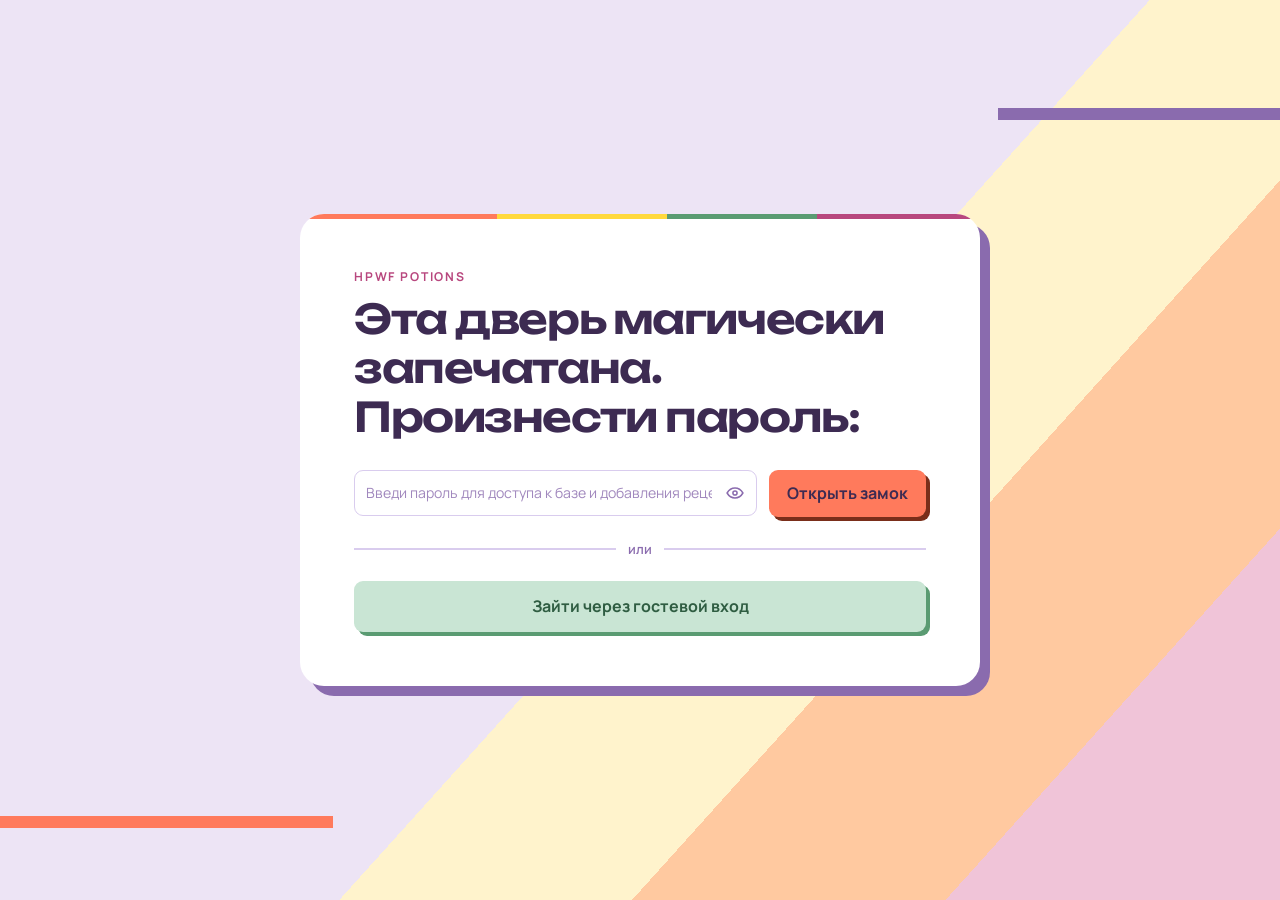
<file: index.html>
<!doctype html>
<html lang="ru">
<head>
  <meta charset="utf-8">
  <meta name="viewport" content="width=device-width, initial-scale=1">
  <meta name="description" content="Справочник и база зельеварения HPWF">
  <meta name="theme-color" content="#3D2B52">
  <title>HPWF Potions</title>
  <link rel="preconnect" href="https://fonts.googleapis.com">
  <link rel="preconnect" href="https://fonts.gstatic.com" crossorigin>
  <link href="https://fonts.googleapis.com/css2?family=Manrope:wght@400;500;600;700&amp;family=Unbounded:wght@500;600;700&amp;display=swap" rel="stylesheet">
  <link rel="stylesheet" href="style.css?v=20261127-no-filter-help1">
</head>
<body>
  <section id="accessScreen" class="portal-screen">
    <div class="portal-card panel">
      <p class="eyebrow">HPWF Potions</p>
      <h1>Эта дверь магически запечатана. Произнести пароль:</h1>
      <div class="portal-login-row">
        <div class="password-field">
          <input id="entryPassword" type="password" autocomplete="current-password" placeholder="Введи пароль для доступа к базе и добавления рецептов" aria-label="Пароль для доступа к базе и добавления рецептов">
          <button type="button" class="password-toggle" data-password-toggle="entryPassword" aria-label="Показать пароль" title="Показать пароль"><svg viewBox="0 0 24 24" aria-hidden="true"><path d="M2.5 12s3.5-6 9.5-6 9.5 6 9.5 6-3.5 6-9.5 6-9.5-6-9.5-6Z"></path><circle cx="12" cy="12" r="2.5"></circle></svg></button>
        </div>
        <button type="button" id="entryLoginButton" class="admin-primary-btn">Открыть замок</button>
      </div>
      <div id="entryLoginStatus" class="admin-status"></div>
      <div class="portal-divider"><span>или</span></div>
      <button type="button" id="guestLoginButton" class="admin-secondary-btn portal-guest-btn">Зайти через гостевой вход</button>
    </div>
  </section>

  <section id="homeScreen" class="portal-screen" hidden>
    <div class="home-card panel">
      <p class="eyebrow">HPWF Potions</p>
      <h1>Зельеварение</h1>
      <div class="access-note"><span id="homeAccessText"></span><button type="button" id="homeAuthAction" class="text-action"></button></div>
      <div class="home-links" aria-label="Разделы сайта">
        <button type="button" data-home-anchor="moonStatus">Узнать, когда полнолуние</button>
        <button type="button" data-home-tab="potions" data-auth-only>Рецепты</button>
        <button type="button" data-home-tab="test-brew" data-auth-only>Виртуальный котёл</button>
        <button type="button" data-home-tab="effect-planner">Хочу сварить зелье с нужным эффектом</button>
        <button type="button" data-home-tab="ingredients">Каталог ингредиентов</button>
        <button type="button" data-home-anchor="valueCalculator">Калькулятор ценности</button>
        <button type="button" data-home-tab="mechanics">Советы и секреты</button>
      </div>
    </div>
  </section>

  <div id="functionalScreen" hidden>
  <div class="functional-access-bar wrap">
    <span id="functionalAccessText"></span>
    <div><button type="button" id="functionalHomeButton" class="text-action">На главную</button><button type="button" id="functionalAuthAction" class="text-action"></button></div>
  </div>
  <header class="site-header">
    <div class="wrap header-inner">
      <div>
        <p class="eyebrow">HPWF tools</p>
        <h1>Зельеварение</h1>
        <p class="subtitle">Основы зельеварения, инструменты и компиляции от <a href="https://harrypotter.com.ua/index.php?showuser=207973" target="_blank" rel="noopener noreferrer">Alcyone</a></p>
      </div>
      <button type="button" class="status-badge home-banner-button" id="dataStatus">На главную</button>
    </div>
  </header>
  <nav class="wrap tabs" aria-label="Разделы">
    <button type="button" class="tab home-tab" id="stickyHomeButton">Главная</button>
    <button class="tab" data-tab="potions" data-auth-only>Рецепты</button>
    <button class="tab" data-tab="test-brew" data-auth-only>Виртуальный котёл</button>
    <button class="tab" data-tab="effect-planner">Хочу сварить</button>
    <button class="tab active" data-tab="ingredients">Каталог ингредиентов</button>
    <button type="button" class="tab" data-home-anchor="valueCalculator">Калькулятор ценности</button>
    <button class="tab" data-tab="mechanics">Советы и секреты</button>
    <button class="tab" id="wantedNavButton" data-tab="wanted" data-auth-only hidden>Wanted</button>
  </nav>
  <main class="wrap">
    <section id="ingredients" class="tab-panel active">
      <div class="panel controls catalog-combined">
        <div class="section-heading">
          <div><p class="eyebrow">Справочник</p><h2>Каталог ингредиентов и действий</h2></div>
          <span id="ingredientCount" class="count-pill">0</span>
        </div>
        <div class="filter-grid catalog-filter-grid">
          <div class="field"><span>Уровень</span><details class="check-select" data-filter-group="ingredient-level"><summary data-filter-summary>все</summary><div class="check-select-menu">
            <label><input class="ingredient-filter" type="checkbox" name="ingredient-level" value="" data-filter-all checked> все</label>
            <label><input class="ingredient-filter" type="checkbox" name="ingredient-level" value="1"> 1 уровень</label>
            <label><input class="ingredient-filter" type="checkbox" name="ingredient-level" value="2"> 2 уровень</label>
            <label><input class="ingredient-filter" type="checkbox" name="ingredient-level" value="3"> 3 уровень</label>
          </div></details></div>
          <div class="field"><span>Категория</span><details class="check-select" data-filter-group="ingredient-rarity"><summary data-filter-summary>все</summary><div class="check-select-menu">
            <label><input class="ingredient-filter" type="checkbox" name="ingredient-rarity" value="" data-filter-all checked> все</label>
            <label><input class="ingredient-filter" type="checkbox" name="ingredient-rarity" value="common"> обычные</label>
            <label><input class="ingredient-filter" type="checkbox" name="ingredient-rarity" value="seasonal"> сезонные редкие</label>
            <label><input class="ingredient-filter" type="checkbox" name="ingredient-rarity" value="very_rare"> особо редкие</label>
          </div></details></div>
          <div class="field"><span>Сезон</span><details class="check-select is-disabled" data-filter-group="ingredient-season" aria-disabled="true"><summary data-filter-summary>все</summary><div class="check-select-menu">
            <label><input class="ingredient-filter" type="checkbox" name="ingredient-season" value="" data-filter-all checked disabled> все</label>
            <label><input class="ingredient-filter" type="checkbox" name="ingredient-season" value="winter" disabled> зима</label>
            <label><input class="ingredient-filter" type="checkbox" name="ingredient-season" value="spring" disabled> весна</label>
            <label><input class="ingredient-filter" type="checkbox" name="ingredient-season" value="summer" disabled> лето</label>
            <label><input class="ingredient-filter" type="checkbox" name="ingredient-season" value="autumn" disabled> осень</label>
          </div></details></div>
        </div>
        <div id="ingredientCards" class="table-wrap catalog-table-wrap"></div>
      </div>
      <div class="catalog-actions">
        <div class="action-reference-grid">
          <div id="actionCards" class="table-wrap catalog-table-wrap"></div>
          <aside class="action-tips" aria-label="Полезные советы">
            <ul>
              <li>Даже с&nbsp;одинаковыми ингредиентами могут получиться разные рецепты, если изменить их порядок или добавить разные действия.</li>
              <li>Действия второго и&nbsp;третьего уровней изменяют бросок длительности: эффект распределяется на&nbsp;более долгий срок и&nbsp;становится слабее.</li>
              <li>В&nbsp;котёл помещается не&nbsp;больше 11 ингредиентов. Свет полной луны можно добавить сверх этого количества.</li>
            </ul>
          </aside>
        </div>
        <div class="moon-footnote-block">
          <span class="moon-footnote-marker" aria-hidden="true">*</span>
          <ul class="moon-footnotes">
            <li>Свет полной луны добавляет случайный бонус 0–450 к ценности зелья.</li>
            <li>Он работает как дополнительный ингредиент, а не как действие.</li>
            <li>Он доступен только в <button type="button" id="moonInfoToggle" class="inline-link discoverable-link" aria-expanded="false" aria-controls="moonStatus">реальное полнолуние</button>.</li>
            <li>Хотя Свет полной луны относится ко второму уровню, он доступен и на первом — в составе зелья маны «Слеза дриады».</li>
          </ul>
        </div>
        <div id="moonStatus" class="moon-status" hidden aria-live="polite"></div>
      </div>
      <div class="power-table panel catalog-reference-table" id="valueCalculator">
        <div class="calculator-head">
          <div class="calculator-title">
            <h2>Расчёт примерной ценности зелья</h2>
            <p class="calculator-disclaimer">Калькулятор не применим к зельям старого образца.</p>
          </div>
          <span id="calculatorCount" class="count-pill">0 из 11</span>
        </div>
        <div class="value-calculator">
          <div id="calculatorIngredients" class="calculator-grid"></div>
          <label class="calculator-moon"><input id="calculatorMoon" type="checkbox"> Добавить Свет полной луны</label>
          <div class="calculator-summary">
            <div id="calculatorResult" class="calculator-result" aria-live="polite"></div>
            <p id="calculatorDetectedLevel" class="calculator-detected-level">Уровень зелья определится по ингредиентам</p>
          </div>
          <div class="calculator-forecast">
            <div class="calculator-forecast-controls">
              <div class="calculator-forecast-copy">
                <h3>Какие могут получиться статы? Выбери длительность и узнай!</h3>
              </div>
              <label class="field calculator-duration-field">
                <span>Длительность зелья</span>
                <select id="calculatorDuration" disabled>
                  <option value="">сначала добавь ингредиенты</option>
                </select>
              </label>
            </div>
            <div id="calculatorEffects" class="calculator-effects" hidden aria-live="polite"></div>
          </div>
        </div>
      </div>
    </section>
    <section id="mechanics" class="tab-panel">
      <div id="mechanicsContent" class="mechanics-grid"></div>
    </section>
    <section id="test-brew" class="tab-panel">
      <div class="section-heading test-brew-heading">
        <div><p class="eyebrow">Закрытый инструмент</p><h2>Тестовая варка зелья</h2></div>
        <span id="testBrewIngredientCount" class="count-pill">0 из 11</span>
      </div>
      <div class="test-brew-layout">
        <div class="panel test-brew-palette">
          <div id="testBrewChoices">
            <div id="testBrewIngredientRows" class="test-brew-ingredient-rows"></div>
            <div class="test-brew-action-section">
              <h3>Действия и полнолуние</h3>
              <div id="testBrewActionRow" class="test-brew-choice-row"></div>
            </div>
          </div>
          <div id="testBrewFull" class="test-brew-full" hidden>Котёл переполнен, заверши приготовление зелья.</div>
          <div id="testBrewResult" class="test-brew-result" aria-live="polite"></div>
        </div>
        <aside class="panel test-brew-cauldron">
          <div class="test-brew-cauldron-head">
            <h3>Рецепт в котле</h3>
            <button type="button" id="testBrewClear" class="admin-secondary-btn" disabled>Очистить котёл</button>
          </div>
          <ol id="testBrewSequence" class="test-brew-sequence"></ol>
          <button type="button" id="testBrewFinish" class="admin-primary-btn test-brew-finish" disabled>Завершить и посмотреть результат</button>
        </aside>
      </div>
    </section>
    <section id="effect-planner" class="tab-panel">
      <div class="section-heading"><div><p class="eyebrow">Подбор ингредиентов</p><h2>Хочу сварить зелье с нужным эффектом</h2></div></div>
      <form id="plannerForm" class="panel planner-form">
        <div class="planner-fields">
          <label class="field"><span>Уровень зелья</span><select id="plannerLevel"><option value="1">1 уровень</option><option value="2">2 уровень</option><option value="3" selected>3 уровень</option></select></label>
          <label class="field"><span>Длительность</span><select id="plannerDuration" required></select></label>
          <label class="field"><span>Вид эффекта</span><select id="plannerType"><option value="concentration">концентрация</option><option value="efficiency">эффективность, %</option><option value="resistance">устойчивость</option></select></label>
          <label class="field"><span>Значение эффекта</span><input id="plannerValue" type="number" min="1" max="1000000" step="1" inputmode="numeric" required placeholder="Например, 200"></label>
        </div>
        <button type="submit" id="plannerSubmit" class="admin-primary-btn">Подобрать составы</button>
        <p id="plannerError" role="status" aria-live="polite"></p>
      </form>
      <div id="plannerFound" hidden><h3>Найдено в базе</h3><div id="plannerFoundCards" class="planner-found-cards"></div></div>
      <div id="plannerOutput" hidden>
        <p id="plannerTarget" class="callout"></p>
        <div class="planner-results-head"><h3>Сочетания типов ингредиентов <span id="plannerCount" class="count-pill"></span></h3><label class="field"><span>Показывать сначала</span><select id="plannerSort"><option value="rare">наименее редкие ингредиенты</option><option value="close">ближе к нужному диапазону</option></select></label></div>
        <fieldset class="planner-filters"><legend>Можно использовать</legend><label><input id="plannerSeasonal" type="checkbox" checked> Сезонные</label><label><input id="plannerRare" type="checkbox" checked> Особо редкие</label></fieldset>
        <div id="plannerCompositions" class="planner-compositions"></div>
        <button id="plannerMore" type="button" class="admin-secondary-btn" hidden>Показать ещё</button>
      </div>
    </section>
    <section id="potions" class="tab-panel">
      <div class="section-heading">
        <div><p class="eyebrow">База</p><h2>Зелья и рецепты</h2></div>
        <span id="recipeCount" class="count-pill" hidden>0</span>
      </div>
      <div id="databaseGate" class="panel editor-gate">
        <h3>Этот раздел магически запечатан. Произнести пароль:</h3>
        <div class="admin-add-row">
          <div class="password-field">
            <input id="databasePassword" type="password" autocomplete="current-password" placeholder="Введи пароль для доступа к базе и добавления рецептов" aria-label="Пароль для доступа к базе и добавления рецептов">
            <button type="button" class="password-toggle" data-password-toggle="databasePassword" aria-label="Показать пароль" title="Показать пароль"><svg viewBox="0 0 24 24" aria-hidden="true"><path d="M2.5 12s3.5-6 9.5-6 9.5 6 9.5 6-3.5 6-9.5 6-9.5-6-9.5-6Z"></path><circle cx="12" cy="12" r="2.5"></circle></svg></button>
          </div>
          <button type="button" id="databaseLoginButton" class="admin-primary-btn">Войти</button>
        </div>
        <div id="databaseLoginStatus" class="admin-status"></div>
      </div>
      <div id="databaseContent" hidden>
        <div class="database-session-row">
          <span class="meta">Доступ к базе открыт</span>
          <button type="button" id="databaseLogoutButton" class="admin-secondary-btn">Выйти</button>
        </div>
        <div class="panel recipe-controls">
          <label class="field"><span>Поиск по базе</span><input id="recipeSearch" type="search" placeholder="Тут можно ввести номер или название зелья полностью или частично"></label>
          <div class="recipe-view-tabs" aria-label="Разделы базы">
            <button class="recipe-view-btn active" data-recipe-view="special">Именные и особые</button>
            <button class="recipe-view-btn" data-recipe-view="level1">1 уровень</button>
            <button class="recipe-view-btn" data-recipe-view="level2">2 уровень</button>
            <button class="recipe-view-btn" data-recipe-view="level3">3 уровень</button>
          </div>
          <div id="recipeAdvancedFilters" class="recipe-filter-panel" hidden>
            <div class="recipe-filter-row">
              <fieldset class="recipe-filter-group recipe-era-filter">
                <legend>Механика</legend>
                <div class="recipe-segmented">
                  <label><input type="radio" name="recipe-era" value="all" checked><span>Все</span></label>
                  <label><input type="radio" name="recipe-era" value="new"><span>Нового образца</span></label>
                  <label><input type="radio" name="recipe-era" value="old"><span>Старого образца</span></label>
                </div>
              </fieldset>
              <fieldset class="recipe-filter-group recipe-rarity-filter">
                <legend>Ингредиенты в составе</legend>
                <div class="recipe-rarity-options">
                  <label><input type="checkbox" name="recipe-rarity" value="common" checked> Обычные</label>
                  <label><input type="checkbox" name="recipe-rarity" value="seasonal" checked> Сезонные редкие</label>
                  <label><input type="checkbox" name="recipe-rarity" value="very_rare" checked> Особо редкие</label>
                </div>
              </fieldset>
              <div class="field recipe-moon-filter">
                <span>Полнолуние</span>
                <details class="check-select recipe-moon-select">
                  <summary data-recipe-moon-summary>все варианты</summary>
                  <div class="check-select-menu">
                    <label><input type="checkbox" name="recipe-moon" value="without" checked> без луны</label>
                    <label><input type="checkbox" name="recipe-moon" value="with" checked> с луной</label>
                  </div>
                </details>
              </div>
            </div>
            <div id="newPotionFilters" class="recipe-new-filter-row" hidden>
              <label class="field"><span>Длительность</span><select id="recipeDurationFilter"><option value="">все длительности</option></select></label>
              <label class="field"><span>Эффект</span><select id="recipeEffectFilter"><option value="">все эффекты</option></select></label>
              <div id="recipeEffectRange" class="recipe-range-filter" hidden>
                <div class="recipe-range-head"><span>Значение эффекта</span><output id="recipeRangeOutput"></output></div>
                <div id="recipeDualRange" class="recipe-dual-range">
                  <div class="recipe-range-track" aria-hidden="true"></div>
                  <input id="recipeRangeMin" type="range" aria-label="Минимальное значение эффекта">
                  <input id="recipeRangeMax" type="range" aria-label="Максимальное значение эффекта">
                </div>
                <div class="recipe-range-limits"><span id="recipeRangeFloor"></span><span id="recipeRangeCeiling"></span></div>
              </div>
            </div>
          </div>
        </div>
        <div id="recipeBrowser" class="recipe-browser"></div>
        <div class="database-add-recipe-link">
          <button type="button" id="openAddRecipe" class="inline-link discoverable-link">Добавить зелье в базу</button>
        </div>
      </div>
    </section>
    <section id="add-recipe" class="tab-panel">
      <div class="section-heading">
        <div><h2>Добавить рецепт</h2></div>
      </div>

      <div id="editorGate" class="panel editor-gate">
        <h3>Ой! Сюда дверь тоже закрыта</h3>
        <div class="admin-add-row">
          <div class="password-field">
            <input id="editorPassword" type="password" autocomplete="current-password" placeholder="Ввести пароль" aria-label="Пароль редактора для добавления зелий">
            <button type="button" class="password-toggle" data-password-toggle="editorPassword" aria-label="Показать пароль" title="Показать пароль"><svg viewBox="0 0 24 24" aria-hidden="true"><path d="M2.5 12s3.5-6 9.5-6 9.5 6 9.5 6-3.5 6-9.5 6-9.5-6-9.5-6Z"></path><circle cx="12" cy="12" r="2.5"></circle></svg></button>
          </div>
          <button type="button" id="editorLoginButton" class="admin-primary-btn">Войти</button>
        </div>
        <div id="editorLoginStatus" class="admin-status"></div>
        <p class="editor-forum-fallback">Если ты не знаешь пароль, <a href="https://harrypotter.com.ua/index.php?showtopic=49167" target="_blank" rel="noopener noreferrer">добавь зелье в тему на форуме</a> — после проверки я или другой куратор по Зельям занесём его в базу^^</p>
      </div>
      <form id="adminRecipeForm" class="admin-form" hidden>
        <div class="panel admin-block">
          <div class="admin-block-head">
            <div><p class="eyebrow">Шаг 1</p><h3>Данные зелья</h3></div>
            <button type="button" id="adminClearForm" class="admin-secondary-btn">Очистить форму</button>
          </div>
          <p class="meta">Укажи номер или название. Если зелье уже есть в базе, подтверди совпадение: форма подставит известные свойства, а пустые поля можно будет заполнить.</p>
          <div class="admin-grid">
            <label class="field"><span>Раздел</span><select id="adminCategory">
              <option value="standard_new">нового образца</option>
              <option value="standard_old">старого образца</option>
              <option value="special">именное или особое</option>
            </select></label>
            <label class="field"><span>Уровень</span><select id="adminLevel"><option value="">не указан</option><option value="1">1 уровень</option><option value="2">2 уровень</option><option value="3">3 уровень</option></select></label>
            <label id="adminNumberField" class="field"><span>Номер</span><input id="adminNumber" type="number" min="0" step="1" placeholder="Например: 108"></label>
            <label id="adminNameField" class="field" hidden><span>Название</span><input id="adminName" type="text" placeholder="Название зелья"></label>
            <label class="field"><span>Длительность</span><select id="adminDuration">
              <option value="">не указана</option><option value="5m">5 минут</option><option value="1h">1 час</option><option value="5h">5 часов</option><option value="1w">1 неделя</option><option value="1mo">1 месяц</option><option value="2mo">2 месяца</option>
            </select></label>
            <label class="field"><span>Наблюдаемая ценность</span><input id="adminObservedValue" type="number" min="0" step="1" placeholder="Можно оставить пустым"></label>
          </div>
          <div id="adminPotionSuggestions" class="admin-suggestions"></div>
          <div class="admin-effects">
            <p class="admin-mini-title">Эффекты</p>
            <label id="adminUniqueEffectToggleWrap" class="admin-effect-toggle" hidden>
              <input id="adminUniqueEffectToggle" type="checkbox">
              <span>Уникальный эффект</span>
            </label>
            <div id="adminStandardEffects" class="admin-grid">
              <label class="field"><span>Концентрация</span><input id="adminConcentration" type="number" step="1" placeholder="+"></label>
              <label class="field"><span>Устойчивость</span><input id="adminResistance" type="number" step="1" placeholder="+"></label>
              <label class="field"><span>Эффективность, %</span><input id="adminEfficiency" type="number" step="1" placeholder="+"></label>
            </div>
            <div id="adminUniqueEffectFields" class="admin-unique-effect-fields" hidden>
              <label class="field admin-unique-effect">
                <span>Описание уникального эффекта</span>
                <textarea id="adminUniqueEffect" rows="4" placeholder="Например:&#10;+10% к опыту&#10;+20% регенерации маны&#10;+30% поглощение мощности негативных заклинаний"></textarea>
              </label>
              <label class="field admin-unique-toxicity">
                <span>Токсикация</span>
                <input id="adminUniqueToxicity" type="number" min="0" step="1" placeholder="Можно оставить пустой">
              </label>
            </div>
          </div>
          <div class="admin-grid">
            <label class="field field-wide"><span>Описание или примечание</span><input id="adminDescription" type="text" placeholder="Необязательно"></label>
            <label class="field"><span>Автор</span><input id="adminAuthor" type="text" placeholder="Необязательно"></label>
          </div>
          <div id="adminPotionMatch" class="admin-selected-potion"></div>
        </div>

        <div class="panel admin-block">
          <div class="admin-block-head">
            <div><p class="eyebrow">Шаг 2</p><h3>Собрать рецепт</h3></div>
            <span id="adminIngredientCount" class="count-pill">0 / 11</span>
          </div>
          <div id="adminPalette" class="admin-builder admin-palette">
            <div id="adminIngredientRows"></div>
            <section class="test-brew-action-section">
              <h3>Действия и Свет полной луны</h3>
              <div id="adminActionRow" class="test-brew-choice-row"></div>
            </section>
          </div>
          <div id="adminSequence" class="admin-sequence empty"></div>
          <div id="adminValidation" class="admin-validation"></div>
        </div>

        <div class="panel admin-block">
          <div class="admin-block-head">
            <div><p class="eyebrow">Шаг 3</p><h3>Записать в базу</h3></div>
          </div>
          <div class="admin-submit-row">
            <button type="submit" id="adminSubmit" class="admin-primary-btn">Добавить в базу</button>
            <button type="button" id="editorLogoutButton" class="admin-secondary-btn">Выйти</button>
            <div id="adminStatus" class="admin-status"></div>
          </div>
        </div>
      </form>
    </section>
    <section id="wanted" class="tab-panel">
      <div class="section-heading">
        <div><h2>Wanted</h2></div>
        <span id="wantedCount" class="count-pill">0</span>
      </div>
      <p class="wanted-intro">разыскиваются новые (и даже именные!) зелья<br>не забудь опубликовать новые рецепты <a href="https://harrypotter.com.ua/index.php?showtopic=49167" target="_blank" rel="noopener noreferrer">в этой теме</a><br>пусть великий рандом будет на твоей стороне!</p>
      <div class="wanted-filters">
        <div class="wanted-filter-control">
          <label for="wantedMode">Показывать</label>
          <select id="wantedMode"><option value="targets">неизвестные зелья</option><option value="compositions">что смешивать</option></select>
        </div>
        <div class="wanted-filter-control">
          <label for="wantedOrder">Сначала</label>
          <select id="wantedOrder"><option value="rare">доступнее ингредиенты</option><option value="coverage">больший шанс наварить кросивое</option></select>
        </div>
        <label>Ингредиенты <select id="wantedRarity"><option value="all">любые</option><option value="seasonal">без особо редких</option><option value="common">только обычные</option></select></label>
        <div class="wanted-filter-control wanted-moon-control">
          <label class="wanted-moon-filter"><input id="wantedNoMoon" type="checkbox"> не показывать Луну</label>
        </div>
      </div>
      <div id="wantedFilters" class="planner-fields wanted-discovery-filters">
        <label class="field"><span>Уровень</span><select id="wantedLevel"><option value="all" selected>все уровни</option><option value="1">1 уровень</option><option value="2">2 уровень</option><option value="3">3 уровень</option></select></label>
        <label class="field" id="wantedDurationField"><span>Длительность</span><select id="wantedDuration"></select></label>
        <label class="field" id="wantedTypeField"><span>Вид эффекта</span><select id="wantedType"><option value="all">все эффекты</option><option value="concentration">концентрация</option><option value="efficiency">эффективность</option><option value="resistance">устойчивость</option></select></label>
      </div>
      <div id="wantedCards" class="wanted-grid"></div>
      <button id="wantedMore" type="button" class="admin-secondary-btn" hidden>Показать ещё</button>
    </section>
  </main>
  <footer class="wrap footer" aria-label="Служебные ссылки">
    <span>HPWF Potions</span><span aria-hidden="true">·</span>
    <button type="button" id="footerTopAction">Наверх страницы</button><span aria-hidden="true">·</span>
    <button type="button" id="footerHomeAction">На главную</button><span aria-hidden="true">·</span>
    <a href="https://harrypotter.com.ua/index.php?act=Msg&amp;CODE=4&amp;MID=207973" target="_blank" rel="noopener noreferrer">Связаться со мной</a><span aria-hidden="true">·</span>
    <button type="button" id="footerAuthAction"></button>
  </footer>
  </div>
  <script src="value-model.js?v=20261126-rare-spread1" defer></script>
  <script src="app.js?v=20261128-wanted-probability1" defer></script>
  <script src="admin.js?v=20261127-no-filter-help1" defer></script>
  <script src="effect-planner.js?v=20261127-no-filter-help1" defer></script>
  <script src="effect-planner-ui.js?v=20261127-no-filter-help1" defer></script>
  <script src="wanted-planner.js?v=20261128-wanted-threshold1" defer></script>
  <script src="wanted-ui.js?v=20261128-wanted-probability1" defer></script>
  <script src="editing.js?v=20261127-no-filter-help1" defer></script>
</body>
</html>
</file>
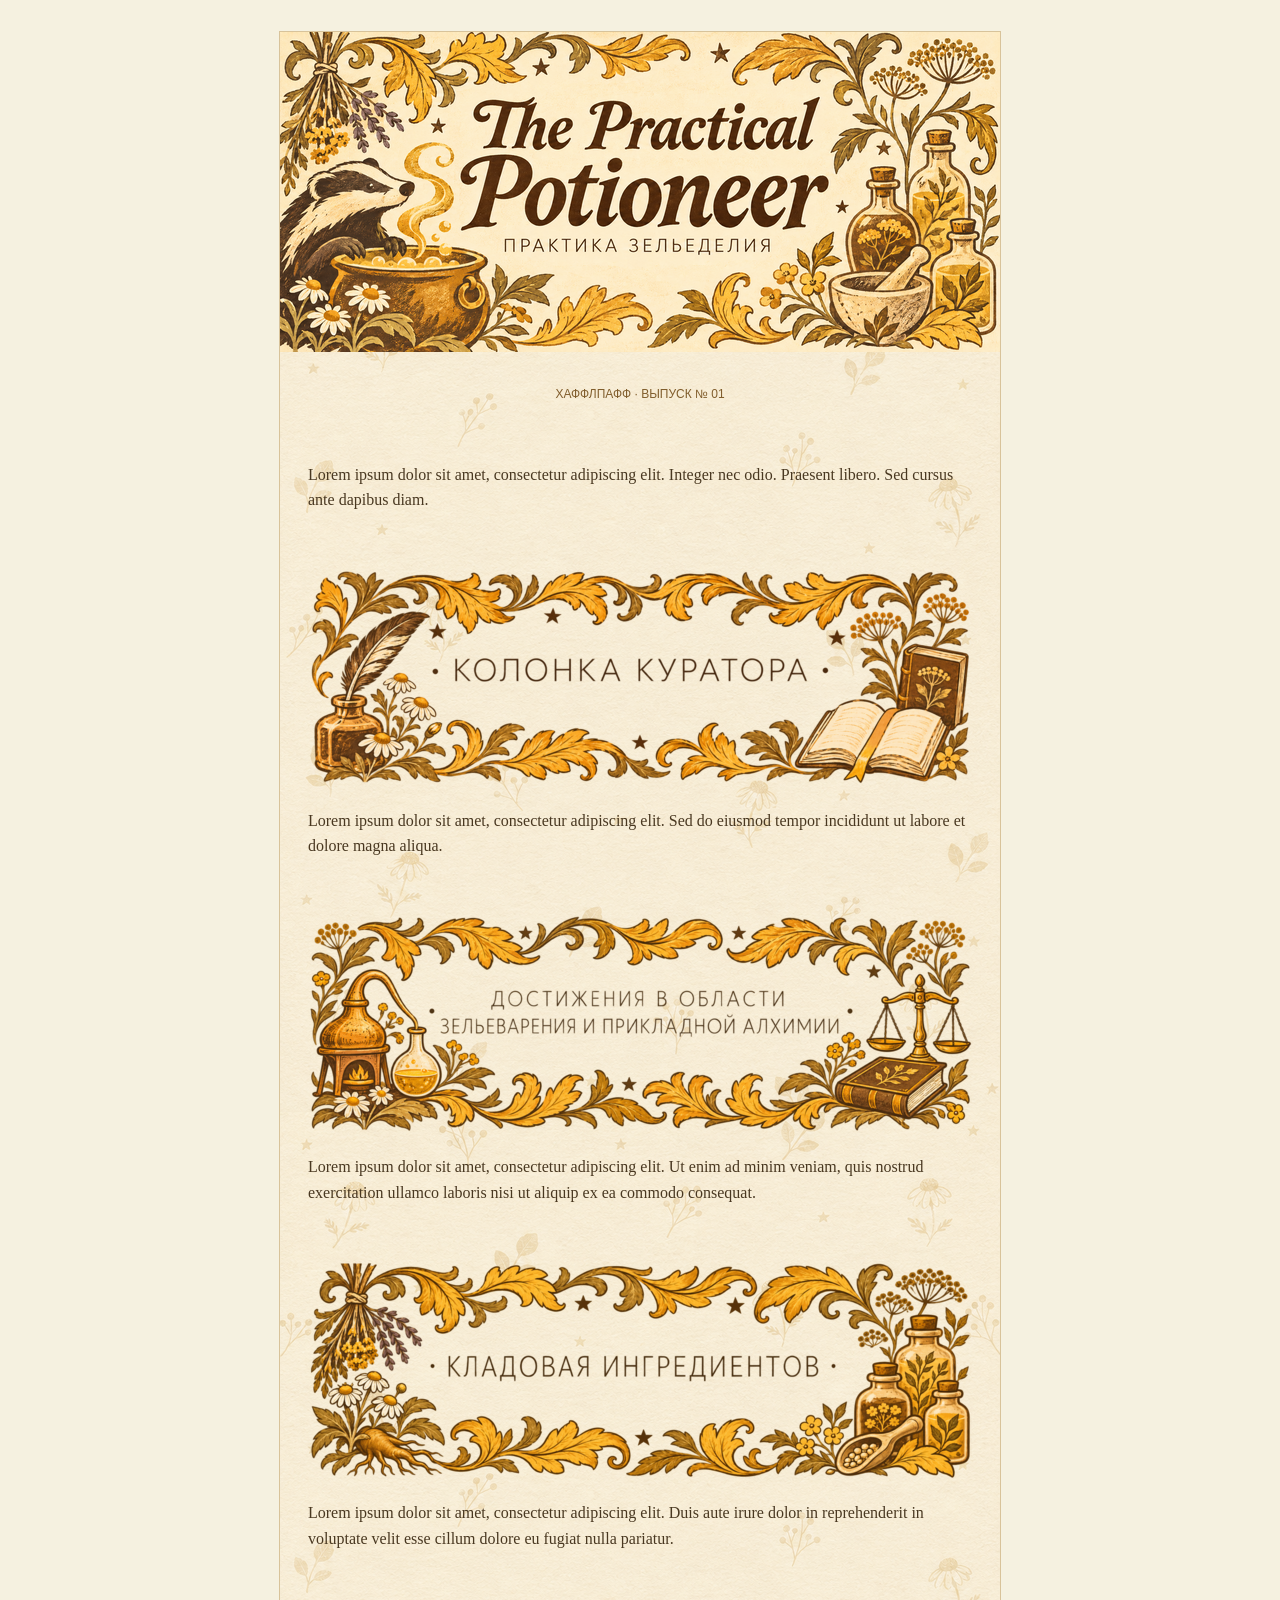
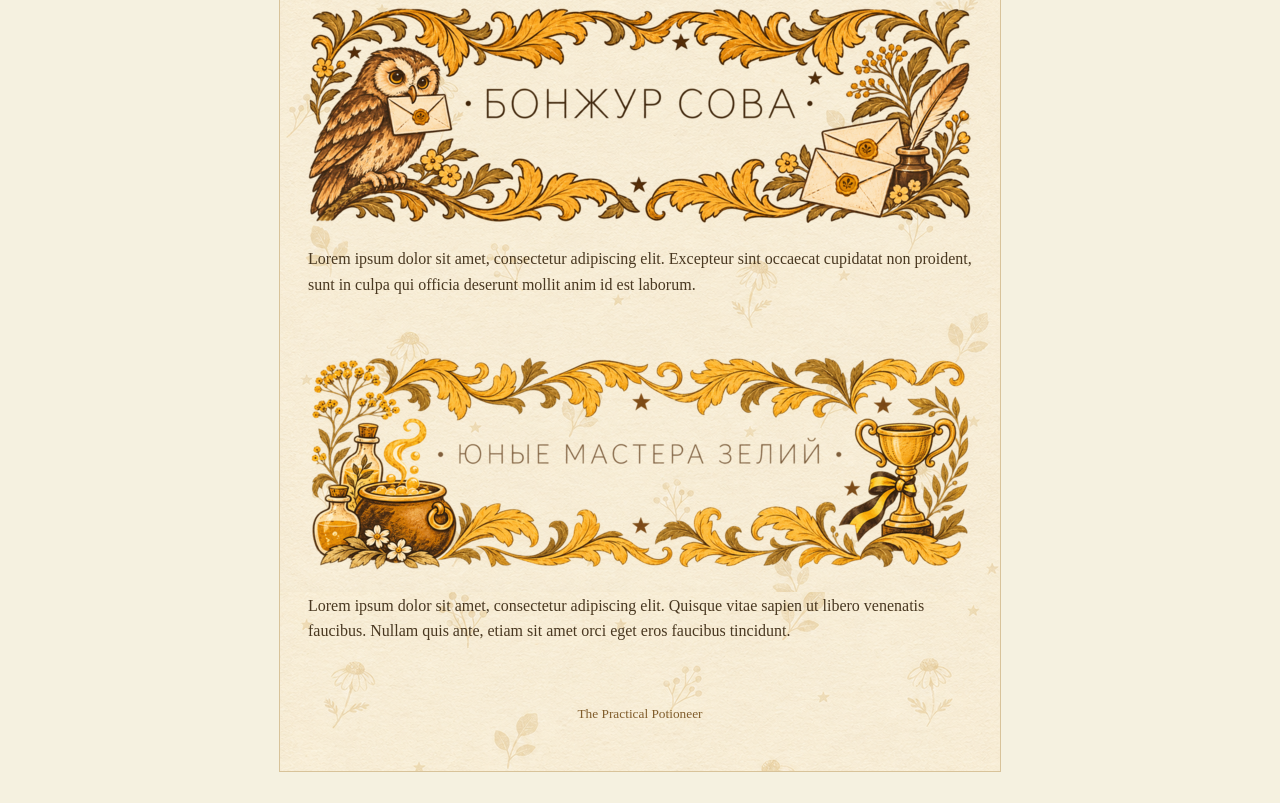
<file: assets/hufflepuff-news/preview.html>
<!doctype html><html lang="ru"><head><meta charset="utf-8"><meta name="viewport" content="width=device-width,initial-scale=1"><title>The Practical Potioneer — макет поста</title><style>html,body{margin:0;padding:0;background:#F5F1E0}body{padding:32px;font-family:Georgia,serif;line-height:1.6;color:#493821}main{width:720px;margin:auto}table{border-collapse:separate;border-spacing:0;max-width:100%}td{vertical-align:top}img{max-width:100%;height:auto;vertical-align:middle}main>div>table{box-shadow:0 0 0 1px #D8C39A}main table table td>div{margin-bottom:18px}@media(max-width:780px){body{padding:8px}main{width:100%}}</style></head><body><main><div style="text-align:center"><table width="720" border="0" cellspacing="0" cellpadding="0" bgcolor="#F5F1E0" background="paper-background.png">
<tr><td><img src="header.png" alt="" /></td></tr>
<tr><td><table width="100%" border="0" cellspacing="0" cellpadding="28"><tr><td>
<div style="text-align:center"><span style="font-family:Arial,serif"><span style="font-size:9pt"><span style="color:#805D2C">ХАФФЛПАФФ · ВЫПУСК № 01</span></span></span></div><div style="height:20px"></div><div style="text-align:left"><span style="font-family:Georgia,serif"><span style="font-size:12pt"><span style="color:#493821">Lorem ipsum dolor sit amet, consectetur adipiscing elit. Integer nec odio. Praesent libero. Sed cursus ante dapibus diam.</span></span></span></div><div style="height:20px"></div><div style="text-align:center"><img src="heading-curator.png" alt="" /></div>
<div style="text-align:left"><span style="font-family:Georgia,serif"><span style="font-size:12pt"><span style="color:#493821">Lorem ipsum dolor sit amet, consectetur adipiscing elit. Sed do eiusmod tempor incididunt ut labore et dolore magna aliqua.</span></span></span></div><div style="height:20px"></div><div style="text-align:center"><img src="heading-alchemy.png" alt="" /></div>
<div style="text-align:left"><span style="font-family:Georgia,serif"><span style="font-size:12pt"><span style="color:#493821">Lorem ipsum dolor sit amet, consectetur adipiscing elit. Ut enim ad minim veniam, quis nostrud exercitation ullamco laboris nisi ut aliquip ex ea commodo consequat.</span></span></span></div><div style="height:20px"></div><div style="text-align:center"><img src="heading-ingredients.png" alt="" /></div>
<div style="text-align:left"><span style="font-family:Georgia,serif"><span style="font-size:12pt"><span style="color:#493821">Lorem ipsum dolor sit amet, consectetur adipiscing elit. Duis aute irure dolor in reprehenderit in voluptate velit esse cillum dolore eu fugiat nulla pariatur.</span></span></span></div><div style="height:20px"></div><div style="text-align:center"><img src="heading-owl.png" alt="" /></div>
<div style="text-align:left"><span style="font-family:Georgia,serif"><span style="font-size:12pt"><span style="color:#493821">Lorem ipsum dolor sit amet, consectetur adipiscing elit. Excepteur sint occaecat cupidatat non proident, sunt in culpa qui officia deserunt mollit anim id est laborum.</span></span></span></div><div style="height:20px"></div><div style="text-align:center"><img src="heading-young-masters.png" alt="" /></div>
<div style="text-align:left"><span style="font-family:Georgia,serif"><span style="font-size:12pt"><span style="color:#493821">Lorem ipsum dolor sit amet, consectetur adipiscing elit. Quisque vitae sapien ut libero venenatis faucibus. Nullam quis ante, etiam sit amet orci eget eros faucibus tincidunt.</span></span></span></div><div style="height:20px"></div><div style="text-align:center"><span style="font-family:Georgia,serif"><span style="font-size:10pt"><span style="color:#805D2C">The Practical Potioneer</span></span></span></div>
</td></tr></table></td></tr></table></div>
</main></body></html>
</file>
<file: style.css>
:root{--bg:#f3efe5;--paper:#fffdf8;--ink:#24261f;--muted:#6c7064;--line:#d8d2c4;--accent:#4d5d45;--accent-soft:#e4eadf;--gold:#9b7b42;--shadow:0 10px 28px rgba(43,47,36,.07)}
*{box-sizing:border-box}[hidden]{display:none!important}body{margin:0;background:var(--bg);color:var(--ink);font-family:Georgia,"Times New Roman",serif;line-height:1.5}button,input,select{font:inherit}.wrap{width:min(1160px,calc(100% - 32px));margin:0 auto}
.site-header{padding:52px 0 30px;border-bottom:1px solid var(--line);background:radial-gradient(circle at top right,rgba(77,93,69,.12),transparent 36%),var(--paper)}.header-inner{display:flex;justify-content:space-between;gap:24px;align-items:flex-end}
.eyebrow{margin:0 0 6px;text-transform:uppercase;letter-spacing:.14em;font-size:.72rem;color:var(--muted)}h1,h2,h3,p{margin-top:0}h1{margin-bottom:8px;font-size:clamp(2.5rem,6vw,4.8rem);line-height:.95;font-weight:500}h2,h3{font-weight:500}.subtitle{margin:0;max-width:720px;color:var(--muted)}.subtitle a{color:var(--accent);text-decoration:underline;text-underline-offset:3px}
.status-badge,.count-pill{padding:7px 11px;border:1px solid var(--line);border-radius:999px;background:var(--accent-soft);color:var(--accent);white-space:nowrap}.count-pill.error{border-color:#d8a69f;background:#fff4f1;color:#8b3127}.tabs{position:sticky;top:0;z-index:50;display:flex;gap:8px;padding:12px 8px;overflow:auto;background:rgba(243,239,229,.96);border-bottom:1px solid var(--line);box-shadow:0 8px 18px rgba(43,47,36,.06);backdrop-filter:blur(8px)}.tab{flex:0 0 auto;border:1px solid var(--line);background:var(--paper);padding:10px 14px;border-radius:999px;cursor:pointer;color:var(--ink)}.tab.active{background:var(--accent);color:#fff;border-color:var(--accent)}.home-tab{border-color:var(--accent);color:var(--accent)}
.home-banner-button{font:inherit;cursor:pointer;transition:background-color .15s ease,color .15s ease,border-color .15s ease}.home-banner-button:hover,.home-banner-button:focus-visible{background:var(--accent);border-color:var(--accent);color:#fff}.home-banner-button:focus-visible{outline:2px solid var(--ink);outline-offset:3px}
.catalog-actions{margin-top:28px}
.catalog-table-wrap{border:1px solid var(--line);border-radius:14px;background:var(--paper);box-shadow:var(--shadow)}.catalog-table{min-width:780px}.catalog-table th{background:#faf8f2}.catalog-table tr:last-child td{border-bottom:0}.catalog-table td{padding-top:8px;padding-bottom:8px}.catalog-name{display:flex;align-items:center;gap:10px;min-width:210px;font-weight:600}.catalog-icon,.catalog-icon-placeholder{width:32px;height:32px;flex:0 0 32px;object-fit:contain}.catalog-icon-placeholder{display:grid;place-items:center;border-radius:8px;background:var(--accent-soft);color:var(--accent)}.catalog-table .numeric{white-space:nowrap;font-variant-numeric:tabular-nums}.action-table th:last-child,.action-table td:last-child{min-width:270px}.moon-footnotes{margin:13px 0 0;padding-left:22px;color:var(--muted);font-size:.91rem}.moon-footnotes li+li{margin-top:4px}.inline-link{display:inline;padding:0;border:0;background:none;color:var(--accent);font:inherit;text-decoration:underline;text-underline-offset:3px;cursor:pointer}.inline-link:hover{color:var(--gold-dark)}.moon-status{margin-top:14px;padding:14px 16px;border:1px solid #9fa9c2;border-left:4px solid #6b79a0;border-radius:10px;background:#e1e5ed;color:#3d486e;box-shadow:0 8px 22px rgba(61,72,110,.12)}.moon-status p{margin:0}.moon-status p+p{margin-top:7px}.moon-status.anchor-highlight{animation:moon-anchor-highlight 1.8s ease-out}@keyframes moon-anchor-highlight{0%{box-shadow:0 0 0 0 rgba(107,121,160,.55),0 8px 22px rgba(61,72,110,.12)}45%{box-shadow:0 0 0 8px rgba(107,121,160,.18),0 8px 22px rgba(61,72,110,.18)}100%{box-shadow:0 0 0 0 rgba(107,121,160,0),0 8px 22px rgba(61,72,110,.12)}}@media(prefers-reduced-motion:reduce){.moon-status.anchor-highlight{animation:none}}
.catalog-reference-table{margin-top:28px}.catalog-reference-table h2{margin-bottom:16px;font-size:1.45rem}.catalog-reference-table .callout{margin-bottom:18px}.limit-missing{color:var(--muted);text-align:center;font-size:1.15rem}
main{padding:22px 0 18px}.tab-panel{display:none}.tab-panel.active{display:block}.panel,.ingredient-card,.action-card,.mechanic-card{background:var(--paper);border:1px solid var(--line);box-shadow:var(--shadow);border-radius:16px}.panel{padding:22px}.section-heading{display:flex;justify-content:space-between;gap:16px;align-items:end;margin-bottom:18px}
.filter-grid{display:grid;grid-template-columns:repeat(4,minmax(0,1fr));gap:14px}.field{display:grid;gap:6px}.field-wide{grid-column:span 2}.field span{font-size:.85rem;color:var(--muted)}input,select{min-height:44px;width:100%;padding:9px 11px;border:1px solid var(--line);border-radius:10px;background:#fff;color:var(--ink);outline:none}input:focus,select:focus{border-color:var(--accent);box-shadow:0 0 0 3px rgba(77,93,69,.1)}
.power-table{margin:16px 0}.table-wrap{overflow:auto}table{width:100%;border-collapse:collapse}th,td{text-align:left;padding:10px 12px;border-bottom:1px solid var(--line)}th{font-size:.82rem;color:var(--muted);font-weight:500}.cards{display:grid;grid-template-columns:repeat(3,minmax(0,1fr));gap:16px}.ingredient-card,.action-card,.mechanic-card{padding:18px}.card-head{display:flex;justify-content:space-between;gap:12px}.card-title{font-size:1.08rem;margin-bottom:5px}
.badges{display:flex;gap:6px;flex-wrap:wrap;margin:10px 0}.badge{padding:4px 8px;border:1px solid var(--line);border-radius:999px;background:#faf8f2;color:var(--muted);font-size:.77rem}.power{font-size:1.15rem;color:var(--accent);white-space:nowrap}.meta{color:var(--muted);font-size:.88rem}.meta p{margin-bottom:6px}.icon{width:44px;height:44px;object-fit:contain}.icon-placeholder{width:44px;height:44px;border-radius:10px;background:var(--accent-soft);display:grid;place-items:center;color:var(--accent)}
.rules{margin:10px 0 0;padding-left:19px}.rules li+li{margin-top:4px}.mechanics-grid{display:grid;grid-template-columns:repeat(2,minmax(0,1fr));gap:16px}.mechanic-card.wide{grid-column:1/-1}.callout{border-left:3px solid var(--gold);padding-left:12px;color:var(--muted)}.empty-state{text-align:center;color:var(--muted);padding:44px 26px}.footer{display:flex;align-items:center;justify-content:center;gap:7px;flex-wrap:wrap;padding:28px 0 40px;color:var(--muted);font-size:.84rem}.footer a,.footer button{padding:0;border:0;background:none;color:var(--accent);font:inherit;text-decoration:underline;text-underline-offset:3px;cursor:pointer}.footer a:hover,.footer button:hover{color:var(--gold-dark)}
.gathering-notes{display:grid;gap:8px;margin-bottom:16px}.gathering-notes p{margin:0}
.gathering-table{min-width:900px}.gathering-table th,.gathering-table td{vertical-align:top}.gathering-table th:nth-child(1),.gathering-table td:nth-child(1),.gathering-table th:nth-child(2),.gathering-table td:nth-child(2),.gathering-table th:nth-child(4),.gathering-table td:nth-child(4){white-space:nowrap}.mechanics-lines{display:grid;gap:3px}
@media(max-width:900px){.cards{grid-template-columns:repeat(2,minmax(0,1fr))}.filter-grid{grid-template-columns:repeat(2,minmax(0,1fr))}}@media(max-width:620px){.header-inner{align-items:flex-start;flex-direction:column}.cards,.mechanics-grid,.filter-grid{grid-template-columns:1fr}.field-wide{grid-column:span 1}.section-heading{align-items:flex-start}}

.review-filters{margin-top:16px}.review-meta{margin:14px 0 0}.review-meta a{color:var(--accent)}.review-panel{margin-top:16px;padding:0}.review-table{min-width:1080px}.review-table th{position:sticky;top:0;background:var(--paper);z-index:1}.review-table td{vertical-align:top}.review-table td:nth-child(1){width:15%}.review-table td:nth-child(2){width:45%}.review-table td:nth-child(3){width:30%}.review-table td:nth-child(4){width:10%;white-space:nowrap}.review-title{margin:0 0 4px;font-size:.96rem}.review-sub{display:block;color:var(--muted);font-size:.8rem}.review-recipe{font-size:.88rem;line-height:1.55}.review-comment{font-size:.86rem}.issue-tags{display:flex;gap:5px;flex-wrap:wrap;margin-bottom:8px}.issue-tag{display:inline-block;padding:3px 7px;border:1px solid var(--line);border-radius:999px;background:#faf8f2;color:var(--muted);font-size:.72rem}.review-source{font-size:.8rem;color:var(--muted)}code{font-family:Consolas,"Courier New",monospace;font-size:.9em}

.review-cards{display:grid;gap:16px;margin-top:16px}.review-card{background:var(--paper);border:1px solid var(--line);box-shadow:var(--shadow);border-radius:16px;padding:20px}.review-card-head{display:flex;justify-content:space-between;gap:20px;align-items:flex-start}.review-card-head h3{margin-bottom:4px;font-size:1.18rem}.review-card-head .badges{justify-content:flex-end;margin:0}.review-effects{color:var(--accent);margin:8px 0 16px}.review-section{padding-top:14px;border-top:1px solid var(--line);margin-top:14px}.review-section-title{margin:0 0 7px;color:var(--muted);font-size:.8rem;text-transform:uppercase;letter-spacing:.08em}.review-recipe{font-size:.94rem;line-height:1.65}.review-problem{background:#faf8f2;border:1px solid var(--line);border-radius:12px;padding:14px;margin-top:16px}.review-problem .issue-tags{margin:0 0 8px}.review-comment{margin:0;font-size:.9rem}.review-meta{margin-bottom:0}@media(max-width:700px){.review-card-head{display:block}.review-card-head .badges{justify-content:flex-start;margin-top:10px}}

.recipe-controls{display:grid;gap:16px}.recipe-view-tabs{display:flex;gap:8px;flex-wrap:wrap}.recipe-view-btn{border:1px solid var(--line);background:#faf8f2;color:var(--ink);padding:9px 13px;border-radius:999px;cursor:pointer}.recipe-view-btn.active{background:var(--accent);border-color:var(--accent);color:#fff}.recipe-help{margin:0}.recipe-browser{display:grid;gap:22px;margin-top:18px}.recipe-page-title{padding:6px 2px 0}.recipe-page-title h2{margin-bottom:0}.recipe-effect-section{display:grid;gap:10px}.recipe-effect-section>h3{margin:0;padding:0 2px;font-size:1.35rem}.recipe-old-section{margin-top:8px;padding-top:20px;border-top:1px solid var(--line)}.duration-block{background:var(--paper);border:1px solid var(--line);border-radius:14px;box-shadow:var(--shadow);overflow:hidden}.duration-block>summary{list-style:none;cursor:pointer;padding:15px 18px;display:flex;justify-content:space-between;gap:16px;align-items:center;font-size:1.02rem}.duration-block>summary::-webkit-details-marker{display:none}.duration-block>summary:after{content:"＋";color:var(--muted);margin-left:8px}.duration-block[open]>summary:after{content:"−"}.duration-count{margin-left:auto;color:var(--muted);font-size:.8rem}.duration-content{border-top:1px solid var(--line);padding:0 18px}.potion-card{padding:20px 0;border-bottom:1px solid var(--line)}.potion-card:last-child{border-bottom:0}.potion-card-head{display:flex;justify-content:space-between;gap:18px;align-items:flex-start}.potion-card-head h4{margin:0 0 5px;font-size:1.08rem;font-weight:600}.potion-card-head .badges{margin:0;justify-content:flex-end}.potion-effect{margin:0;color:var(--accent);font-size:1rem}.potion-recipes{margin-top:14px}.recipe-label{margin:0 0 7px;color:var(--muted);font-size:.78rem;text-transform:uppercase;letter-spacing:.08em}.recipe-line{display:grid;grid-template-columns:auto 1fr;gap:7px;margin-top:8px}.recipe-number{min-width:18px;color:var(--muted)}.recipe-sequence{line-height:1.65}.recipe-action{font-weight:700;color:var(--accent)}.recipe-moon{font-weight:700;color:var(--gold)}.recipe-unresolved{font-style:italic}.recipe-plus{color:#aaa;padding:0 1px}.recipe-estimate{margin-top:4px;color:var(--muted);font-size:.82rem}.potion-value{margin:12px 0 0;font-size:.9rem}.potion-value,.recipe-estimate{font-variant-numeric:tabular-nums}@media(max-width:700px){.potion-card-head{display:block}.potion-card-head .badges{justify-content:flex-start;margin-top:9px}.duration-block>summary{padding:13px 14px}.duration-content{padding:0 14px}.recipe-view-tabs{overflow:auto;flex-wrap:nowrap;padding-bottom:2px}.recipe-view-btn{white-space:nowrap}}

.admin-form{display:grid;gap:16px}.admin-block{display:grid;gap:16px}.admin-block-head{display:flex;justify-content:space-between;gap:16px;align-items:flex-start}.admin-block-head h3{margin-bottom:0}.admin-mode-switch{display:flex;gap:18px;flex-wrap:wrap}.admin-mode-switch label,.admin-remember{display:flex;gap:8px;align-items:center;color:var(--muted)}.admin-mode-switch input,.admin-remember input{width:auto;min-height:auto}.admin-grid{display:grid;grid-template-columns:repeat(3,minmax(0,1fr));gap:12px}.admin-effects{padding-top:4px}.admin-mini-title{margin:0 0 8px;color:var(--muted);font-size:.8rem;text-transform:uppercase;letter-spacing:.08em}.admin-selected-potion{margin-top:10px}.admin-selected-card{padding:13px 14px;border:1px solid var(--line);border-radius:12px;background:#faf8f2}.admin-selected-card h4{margin:0 0 4px}.admin-builder{display:grid;gap:10px}.admin-add-row{display:grid;grid-template-columns:minmax(0,1fr) auto;gap:10px}.admin-special-row{grid-template-columns:auto minmax(0,1fr) auto}.admin-secondary-btn,.admin-primary-btn,.admin-seq-btn{border:1px solid var(--line);border-radius:10px;cursor:pointer}.admin-secondary-btn{background:#faf8f2;color:var(--ink);padding:9px 12px}.admin-primary-btn{background:var(--accent);border-color:var(--accent);color:#fff;padding:11px 18px}.admin-primary-btn:disabled,.admin-secondary-btn:disabled{opacity:.5;cursor:not-allowed}.admin-sequence{display:grid;gap:7px}.admin-sequence.empty{padding:18px;border:1px dashed var(--line);border-radius:12px;color:var(--muted);text-align:center}.admin-seq-item{display:grid;grid-template-columns:36px minmax(0,1fr) auto;gap:10px;align-items:center;padding:9px 10px;border:1px solid var(--line);border-radius:10px;background:#fff}.admin-seq-index{color:var(--muted);text-align:center}.admin-seq-main{display:flex;gap:8px;align-items:center;flex-wrap:wrap}.admin-seq-kind{font-size:.72rem;padding:2px 6px;border:1px solid var(--line);border-radius:999px;color:var(--muted)}.admin-seq-controls{display:flex;gap:5px}.admin-seq-btn{background:#faf8f2;color:var(--muted);width:30px;height:30px;padding:0}.admin-validation{display:grid;gap:6px}.admin-message{padding:9px 11px;border-radius:9px;border:1px solid var(--line);font-size:.88rem}.admin-message.error{background:#fff4f1}.admin-message.warning{background:#fffaf0}.admin-message.ok{background:var(--accent-soft);color:var(--accent)}.admin-token-row{display:grid;grid-template-columns:minmax(0,1fr) auto;gap:16px;align-items:end}.admin-submit-row{display:flex;gap:14px;align-items:center;flex-wrap:wrap}.admin-status{font-size:.9rem;color:var(--muted)}.admin-status.error{color:#8b3127}.admin-status.success{color:var(--accent)}@media(max-width:800px){.admin-grid{grid-template-columns:repeat(2,minmax(0,1fr))}.admin-special-row{grid-template-columns:1fr}.admin-token-row{grid-template-columns:1fr}.admin-remember{align-self:start}}@media(max-width:560px){.admin-grid,.admin-add-row{grid-template-columns:1fr}.admin-seq-item{grid-template-columns:28px minmax(0,1fr)}.admin-seq-controls{grid-column:2}}
.admin-suggestions:empty{display:none}.admin-suggestion-list{display:grid;gap:7px}.admin-suggestion{width:100%;display:flex;justify-content:space-between;align-items:center;gap:14px;text-align:left;padding:10px 12px;border:1px solid var(--line);border-radius:10px;background:#fff;color:var(--ink);cursor:pointer}.admin-suggestion:hover,.admin-suggestion:focus-visible{border-color:var(--accent);background:var(--accent-soft)}.admin-suggestion span:first-child{display:grid;gap:2px}.admin-suggestion small{color:var(--muted);font-size:.78rem}.admin-suggestion span:last-child{color:var(--accent);font-size:.86rem;text-align:right}@media(max-width:560px){.admin-suggestion{align-items:flex-start;flex-direction:column}.admin-suggestion span:last-child{text-align:left}}

.editor-login{display:grid;gap:10px;max-width:620px}.editor-login .meta{margin:0}.editor-login .admin-add-row{grid-template-columns:minmax(0,1fr) auto}#editorSubmitArea[hidden],#editorLogin[hidden]{display:none!important}@media(max-width:560px){.editor-login .admin-add-row{grid-template-columns:1fr}}

.editor-gate{max-width:620px;margin:0 auto;display:grid;gap:12px}.editor-gate h3{margin-bottom:0}.editor-gate .meta{margin:0}.editor-gate[hidden],#adminRecipeForm[hidden]{display:none!important}


.database-session-row{display:flex;justify-content:flex-end;align-items:center;gap:12px;margin-bottom:10px}.database-session-row .meta{margin:0}#databaseGate[hidden],#databaseContent[hidden]{display:none!important}


.password-field{position:relative;min-width:0}.password-field input{padding-right:44px}.password-toggle{position:absolute;top:50%;right:5px;transform:translateY(-50%);width:34px;height:34px;padding:7px;border:0;border-radius:8px;background:transparent;color:var(--muted);cursor:pointer;display:grid;place-items:center}.password-toggle:hover,.password-toggle:focus-visible,.password-toggle.active{background:var(--accent-soft);color:var(--accent)}.password-toggle svg{width:20px;height:20px;fill:none;stroke:currentColor;stroke-width:1.8;stroke-linecap:round;stroke-linejoin:round}


.editor-gate{max-width:760px}.password-field input::placeholder{font-size:.88rem}
.database-add-recipe-link{display:flex;justify-content:center;padding:28px 0 8px}.database-add-recipe-link button{font-size:.92rem}.editor-forum-fallback{margin:4px 0 0;color:var(--muted);font-size:.9rem;line-height:1.6}.editor-forum-fallback a{color:var(--accent);font-weight:700}
.portal-screen{min-height:100vh;display:grid;place-items:center;padding:28px;background:radial-gradient(circle at top,#f6f0df 0,#f2eee4 44%,#ebe5d8 100%)}.portal-card,.home-card{width:min(620px,100%);padding:clamp(24px,5vw,48px);box-shadow:0 18px 50px rgba(46,57,42,.1)}.portal-card h1,.home-card h1{font-size:clamp(1.75rem,4vw,2.65rem);line-height:1.12}.portal-login-row{display:grid;grid-template-columns:minmax(0,1fr) auto;gap:10px;margin-top:24px}.portal-divider{display:flex;align-items:center;gap:12px;margin:20px 0;color:var(--muted);font-size:.82rem}.portal-divider:before,.portal-divider:after{content:"";height:1px;background:var(--line);flex:1}.portal-guest-btn{width:100%;padding:12px}.access-note{display:flex;justify-content:space-between;align-items:center;gap:16px;margin:18px 0 24px;padding:11px 13px;border-radius:10px;background:var(--accent-soft);color:var(--accent)}.text-action{border:0;background:transparent;color:var(--accent);text-decoration:underline;text-underline-offset:3px;cursor:pointer;font:inherit;padding:4px 6px}.home-links{display:grid;gap:10px}.home-links button{width:100%;padding:15px 18px;border:1px solid var(--line);border-radius:12px;background:#fff;color:var(--ink);font:600 1.08rem Georgia,serif;text-align:left;cursor:pointer;transition:.15s ease}.home-links button:hover,.home-links button:focus-visible{transform:translateY(-1px);border-color:var(--accent);background:var(--accent-soft)}.functional-access-bar{display:flex;justify-content:space-between;align-items:center;gap:14px;padding-top:14px;padding-bottom:14px;color:var(--accent);font-size:.9rem}.functional-access-bar>div{display:flex;gap:8px}@media(max-width:560px){.portal-login-row{grid-template-columns:1fr}.functional-access-bar{align-items:flex-start}.functional-access-bar>div{flex-direction:column;align-items:flex-end}}

.catalog-combined{padding-bottom:0;overflow:visible}.catalog-combined .catalog-table-wrap{margin:20px -22px 0;border-width:1px 0 0;border-radius:0 0 16px 16px;box-shadow:none;overflow:auto}.subtitle a,.inline-link,.footer a,.footer button,.text-action{text-decoration:none}
.catalog-filter-grid{grid-template-columns:repeat(3,minmax(0,1fr))}.filter-check-group{min-width:0;margin:0;padding:10px 12px 12px;border:1px solid var(--line);border-radius:10px;background:#fff}.filter-check-group legend{padding:0 5px;color:var(--muted);font-size:.85rem}.filter-check-options{display:flex;align-items:center;gap:8px 16px;flex-wrap:wrap}.filter-check-options label{display:flex;align-items:center;gap:6px;white-space:nowrap;cursor:pointer}.filter-check-options input{width:17px;height:17px;min-height:0;margin:0;accent-color:var(--accent)}@media(max-width:900px){.catalog-filter-grid{grid-template-columns:1fr}.filter-check-options{gap:8px 20px}}
.check-select{position:relative}.check-select summary{list-style:none;display:flex;align-items:center;justify-content:space-between;min-height:44px;padding:9px 36px 9px 11px;border:1px solid var(--line);border-radius:10px;background:#fff;cursor:pointer}.check-select summary::-webkit-details-marker{display:none}.check-select summary:after{content:"⌄";position:absolute;right:13px;top:9px;color:var(--muted);font-size:1.25rem}.check-select[open] summary{border-color:var(--accent);box-shadow:0 0 0 3px rgba(77,93,69,.1)}.check-select-menu{position:absolute;z-index:20;top:calc(100% + 6px);left:0;right:0;display:grid;gap:2px;padding:7px;border:1px solid var(--line);border-radius:10px;background:#fff;box-shadow:var(--shadow)}.check-select-menu label{display:flex;align-items:center;gap:9px;padding:8px 9px;border-radius:7px;cursor:pointer}.check-select-menu label:hover{background:var(--accent-soft)}.check-select-menu input{width:17px;height:17px;min-height:0;margin:0;accent-color:var(--accent)}
.check-select.is-disabled summary{background:#f1eee7;color:#9a9b94;cursor:not-allowed}.check-select.is-disabled summary:after{opacity:.45}
.moon-footnote-block{display:grid;grid-template-columns:auto minmax(0,1fr);align-items:start;gap:8px;margin-top:13px;color:var(--muted);font-size:.91rem}.moon-footnote-marker{line-height:1.5}.moon-footnote-block .moon-footnotes{margin:0}
.value-calculator{margin-top:0}.calculator-head{display:flex;align-items:flex-start;justify-content:space-between;gap:14px;margin-bottom:18px}.calculator-title h2{margin:0;font-size:clamp(1.55rem,3vw,2rem)}.calculator-disclaimer{margin:4px 0 0;color:var(--muted);font-size:.82rem}.calculator-grid{display:grid;grid-template-columns:repeat(3,minmax(0,1fr));gap:9px}.calculator-field{display:grid;grid-template-columns:minmax(0,1fr) 64px;align-items:center;gap:10px;padding:9px 10px;border:1px solid var(--line);border-radius:9px;background:#fff}.calculator-field>span{font-size:.86rem;line-height:1.25}.calculator-field small{display:block;color:var(--muted);font-size:.75rem}.calculator-field input{min-height:38px;padding:6px 7px;text-align:center}.calculator-moon{display:flex;align-items:center;gap:10px;margin-top:14px;padding:11px 13px;border:1px solid var(--line);border-radius:10px;background:#faf8f2;cursor:pointer}.calculator-moon input{width:18px;height:18px;min-height:0;accent-color:var(--accent)}.calculator-summary{display:grid;grid-template-columns:minmax(0,1.15fr) minmax(0,.85fr);gap:12px;margin-top:16px}.calculator-result,.calculator-detected-level{display:grid;align-content:center;gap:4px;min-height:122px;margin:0;padding:18px 20px;border-radius:12px}.calculator-result{background:var(--accent);color:#fff}.calculator-result>span{color:rgba(255,255,255,.78);font-size:.76rem;letter-spacing:.09em;text-transform:uppercase}.calculator-value-line{display:flex;align-items:baseline;gap:9px;flex-wrap:wrap}.calculator-result>strong,.calculator-value-line>strong{font-size:clamp(2.25rem,5vw,3.35rem);line-height:1.05;font-weight:500;font-variant-numeric:tabular-nums}.calculator-value-range{color:rgba(255,255,255,.88);font-size:1.12rem;font-variant-numeric:tabular-nums}.calculator-result small{color:rgba(255,255,255,.82);font-size:.88rem}.calculator-detected-level{border:1px solid var(--line);background:#faf8f2;color:var(--muted)}.calculator-level-value{color:var(--ink);font-size:clamp(1.15rem,2.2vw,1.45rem);line-height:1.3}.calculator-level-value strong{font-weight:700}.calculator-detected-level small{font-size:.86rem}.calculator-result.error{grid-column:1/-1;min-height:auto;background:#fff4f1;color:#8b3127;border:1px solid #e6bbb4}.calculator-forecast{margin-top:18px;padding:20px;border:1px solid var(--line);border-radius:14px;background:#faf8f2}.calculator-forecast-controls{display:grid;grid-template-columns:minmax(0,1fr) minmax(260px,360px);gap:24px;align-items:end}.calculator-forecast-copy h3{margin:0;font-size:1.25rem;line-height:1.3}.calculator-duration-field span{font-size:.84rem;color:var(--muted)}.calculator-duration-field select{min-height:50px;background:#fff}.calculator-effects{margin-top:18px;padding-top:18px;border-top:1px solid var(--line)}.calculator-effects-head{display:flex;justify-content:space-between;gap:12px;align-items:baseline;margin-bottom:14px}.calculator-effects-head>span{color:var(--accent);font-size:1.05rem}.calculator-effects-head>strong{color:var(--muted);font-size:.82rem;font-weight:400}.calculator-effects-grid{display:grid;grid-template-columns:minmax(0,1fr) auto minmax(0,1fr) auto minmax(0,1fr);gap:10px;align-items:center}.calculator-effect-card{display:grid;gap:8px;min-height:124px;align-content:center;padding:16px 18px;border:1px solid var(--line);border-radius:11px;background:#fff}.calculator-effect-label{color:var(--ink);font-size:.95rem;font-weight:700}.calculator-effect-value{display:flex;align-items:baseline;gap:2px;flex-wrap:wrap;color:var(--accent);font-variant-numeric:tabular-nums}.calculator-effect-value>strong{font-size:clamp(1.8rem,3vw,2.4rem);line-height:1.1;font-weight:500}.calculator-effect-value>span:first-child,.calculator-effect-value>span:last-child{font-size:1.25rem}.calculator-effect-range{color:var(--muted);font-size:1rem!important}.calculator-effect-or{color:var(--muted);font-size:.8rem;font-style:italic}.calculator-effects-unavailable{margin:0;color:var(--muted)}@media(max-width:850px){.calculator-grid{grid-template-columns:repeat(2,minmax(0,1fr))}.calculator-summary{grid-template-columns:1fr}.calculator-result,.calculator-detected-level{min-height:108px}}@media(max-width:700px){.calculator-forecast{padding:16px}.calculator-forecast-controls{grid-template-columns:1fr;gap:14px}.calculator-effects-head{display:grid;gap:2px}.calculator-effects-grid{grid-template-columns:1fr}.calculator-effect-card{min-height:102px}.calculator-effect-or{text-align:center;line-height:1}}@media(max-width:560px){.calculator-grid{grid-template-columns:1fr}.calculator-head{align-items:flex-start}.calculator-title h2{line-height:1.15}.calculator-result,.calculator-detected-level{padding:16px}.calculator-value-line>strong{font-size:2.45rem}}
.inline-link.discoverable-link{text-decoration:underline;text-underline-offset:3px}
.action-reference-grid{display:grid;grid-template-columns:minmax(0,1.45fr) minmax(280px,.8fr);gap:16px;align-items:stretch}.action-reference-grid .catalog-table-wrap{height:100%}.action-table{min-width:500px;height:100%}.action-tips{padding:18px 20px;border:1px solid var(--line);border-radius:14px;background:var(--paper);box-shadow:var(--shadow)}.action-tips h2{margin:0 0 10px;font-size:1.2rem}.action-tips ul{margin:0;padding-left:19px;color:var(--muted);font-size:.88rem;line-height:1.45;text-wrap:pretty}.action-tips li+li{margin-top:8px}@media(max-width:800px){.action-reference-grid{grid-template-columns:1fr}.action-table{min-width:500px}}

/* Retro dopamine theme */
:root{
  --bg:#f5f0fa;
  --paper:#fff5f0;
  --ink:#3d2b52;
  --muted:#5a3e7a;
  --line:#d9ccee;
  --accent:#b8477e;
  --accent-soft:#fae8ef;
  --gold:#e85a3c;
  --gold-dark:#7a2e1a;
  --sage:#c9e5d4;
  --sage-deep:#2f5d42;
  --yellow:#ffd93d;
  --cream:#fff3cc;
  --peach:#ffc9a0;
  --coral:#ff7a5c;
  --lavender:#ede4f5;
  --lavender-deep:#8a6bae;
  --rose:#f0c4d8;
  --shadow:0 7px 0 rgba(138,107,174,.14);
  --font-display:"Unbounded","Arial Black",sans-serif;
  --font-body:"Manrope","Segoe UI",sans-serif;
}
html{scrollbar-color:var(--lavender-deep) var(--lavender);scroll-behavior:smooth}
body{background:var(--bg);color:var(--ink);font-family:var(--font-body);font-size:16px;line-height:1.55}
button,input,select{font-family:var(--font-body)}
h1,h2,h3,h4{font-family:var(--font-display);font-weight:600;letter-spacing:-.035em;text-wrap:balance}
h1{font-size:clamp(2.45rem,6vw,4.9rem);line-height:1.02}
h2{line-height:1.18}
h3{line-height:1.28}
::selection{background:var(--yellow);color:var(--ink)}
:focus-visible{outline:3px solid var(--yellow);outline-offset:3px}
.wrap{width:min(1240px,calc(100% - 40px))}
.eyebrow{margin-bottom:8px;color:var(--accent);font-family:var(--font-body);font-size:.76rem;font-weight:700;letter-spacing:.15em}
.subtitle,.meta{color:var(--muted)}
.subtitle a,.inline-link,.footer a,.footer button,.text-action{color:var(--accent);font-weight:700;text-decoration:none}
.inline-link.discoverable-link{text-decoration:underline;text-decoration-thickness:2px;text-underline-offset:4px}

.panel,.ingredient-card,.action-card,.mechanic-card{border:0;border-radius:18px;background:var(--paper);box-shadow:var(--shadow)}
.panel{padding:24px;border-top:3px solid var(--lavender-deep)}
.section-heading{margin-bottom:20px;align-items:center}
.section-heading h2{margin-bottom:0;font-size:clamp(1.55rem,3vw,2.2rem)}
.count-pill,.status-badge{border:0;border-radius:8px;background:var(--yellow);color:var(--ink);font-weight:700;box-shadow:3px 3px 0 var(--coral)}
.count-pill.error{border:0;background:var(--coral);color:var(--ink);box-shadow:3px 3px 0 #7a2e1a}

.portal-screen{position:relative;isolation:isolate;min-height:100vh;padding:32px;background:linear-gradient(132deg,var(--lavender) 0 55%,var(--cream) 55% 69%,var(--peach) 69% 84%,var(--rose) 84% 100%)}
.portal-screen:before{content:"";position:fixed;z-index:-1;left:0;bottom:8%;width:26vw;height:12px;background:var(--coral)}
.portal-screen:after{content:"";position:fixed;z-index:-1;right:0;top:12%;width:22vw;height:12px;background:var(--lavender-deep)}
.portal-card,.home-card{position:relative;overflow:hidden;width:min(680px,100%);padding:clamp(28px,5vw,54px);border:0;border-radius:24px;background:#fff;box-shadow:10px 10px 0 var(--lavender-deep)}
.portal-card:before,.home-card:before{content:"";position:absolute;inset:0 0 auto;height:5px;background:linear-gradient(90deg,var(--coral) 0 29%,var(--yellow) 29% 54%,#5a9b72 54% 76%,var(--accent) 76%)}
.portal-card h1{max-width:590px;font-size:clamp(1.65rem,4vw,2.55rem);line-height:1.2}
.home-card h1{font-size:clamp(2.3rem,6vw,4rem)}
.portal-login-row{margin-top:28px;gap:12px}
.portal-divider{margin:22px 0;color:var(--lavender-deep);font-weight:600}
.portal-divider:before,.portal-divider:after{height:2px;background:var(--line)}
.access-note{margin:20px 0 26px;padding:12px 14px;border-radius:10px;background:var(--cream);color:var(--gold-dark);font-weight:600}
.home-links{gap:11px}
.home-links button{position:relative;width:100%;padding:16px 20px 16px 24px;border:0;border-radius:12px;background:var(--lavender);color:var(--ink);font:700 1rem/1.35 var(--font-body);box-shadow:none;transition:transform .16s ease,box-shadow .16s ease}
.home-links button:before{content:"";position:absolute;inset:0 auto 0 0;width:5px;border-radius:12px 0 0 12px;background:var(--lavender-deep)}
.home-links button:nth-child(2){background:#ffefe8}.home-links button:nth-child(2):before{background:var(--coral)}
.home-links button:nth-child(3){background:#e1e5ed;color:#3d486e}.home-links button:nth-child(3):before{background:#6b79a0}
.home-links button:nth-child(4){background:var(--sage);color:var(--sage-deep)}.home-links button:nth-child(4):before{background:#5a9b72}
.home-links button:nth-child(5){background:var(--cream);color:#6b5a1e}.home-links button:nth-child(5):before{background:var(--yellow)}
.home-links button:nth-child(6){background:var(--rose);color:#6b2c46}.home-links button:nth-child(6):before{background:var(--accent)}
.home-links button:nth-child(7){background:#d9ccee}.home-links button:nth-child(7):before{background:#5a3e7a}
.home-links button:nth-child(8){background:#eaf4ee;color:var(--sage-deep)}.home-links button:nth-child(8):before{background:#5a9b72}
.home-links button:hover,.home-links button:focus-visible{transform:translate(-3px,-3px);box-shadow:5px 5px 0 rgba(61,43,82,.16)}

.admin-primary-btn{border:0;border-radius:9px;background:var(--coral);color:var(--ink);font-weight:700;box-shadow:4px 4px 0 var(--gold-dark);transition:transform .15s ease,box-shadow .15s ease}
.admin-primary-btn:hover,.admin-primary-btn:focus-visible{transform:translate(-2px,-2px);box-shadow:6px 6px 0 var(--gold-dark)}
.admin-secondary-btn,.admin-seq-btn{border:0;border-radius:9px;background:var(--lavender);color:var(--ink);font-weight:700;box-shadow:3px 3px 0 var(--line)}
.admin-secondary-btn:hover,.admin-seq-btn:hover{background:#d9ccee}
.portal-guest-btn{padding:13px;background:var(--sage);color:var(--sage-deep);box-shadow:4px 4px 0 #5a9b72}
.text-action{border-radius:7px}

.functional-access-bar{width:100%;max-width:none;padding:11px max(20px,calc((100vw - 1240px)/2));background:var(--ink);color:var(--lavender);font-size:.88rem;font-weight:600}
.functional-access-bar .text-action{color:var(--yellow)}
.site-header{padding:36px 0 32px;border:0;background:linear-gradient(100deg,var(--cream) 0 72%,var(--peach) 72% 100%)}
.site-header h1{margin-bottom:10px;color:var(--ink)}
.site-header .eyebrow{color:var(--gold-dark)}
.site-header .subtitle{color:#6b2c46}
.site-header .subtitle a{color:var(--gold-dark)}
.home-banner-button{padding:11px 15px;background:var(--coral);color:var(--ink);box-shadow:4px 4px 0 var(--gold-dark)}
.home-banner-button:hover,.home-banner-button:focus-visible{background:var(--peach);border:0;color:var(--gold-dark)}
.tabs{top:0;width:100%;max-width:none;padding:12px max(20px,calc((100vw - 1240px)/2));gap:8px;border:0;background:rgba(245,240,250,.96);box-shadow:0 3px 0 var(--line);backdrop-filter:blur(12px)}
.tab{border:0;border-radius:9px;background:#fff;color:var(--ink);font-weight:700;box-shadow:2px 2px 0 var(--line)}
.tab:hover,.tab:focus-visible{background:var(--cream)}
.tab.active{border:0;background:var(--accent);color:#fff;box-shadow:3px 3px 0 #6b2c46}
.home-tab{background:var(--peach);color:var(--gold-dark);box-shadow:2px 2px 0 var(--coral)}
main{padding:28px 0 34px}

input,select,.check-select summary{min-height:46px;border:1px solid var(--line);border-radius:9px;background:#fff;color:var(--ink)}
input::placeholder{color:#8a6bae;opacity:.8}
input:focus,select:focus,.check-select[open] summary{border-color:var(--accent);box-shadow:0 0 0 3px var(--rose)}
input[type="checkbox"]{accent-color:var(--accent)}
.admin-effect-toggle{display:flex;align-items:center;gap:9px;width:max-content;margin:0 0 12px;color:var(--ink);font-weight:700}.admin-effect-toggle input{width:auto;min-height:auto}.admin-unique-effect-fields{display:grid;grid-template-columns:minmax(0,1fr) minmax(160px,220px);gap:12px;align-items:end;margin-top:12px}.admin-unique-effect textarea{resize:vertical;min-height:108px}.admin-unique-toxicity{align-self:end}@media(max-width:620px){.admin-unique-effect-fields{grid-template-columns:1fr}}
.field>span,.field span{color:var(--muted);font-size:.86rem;font-weight:600}
.check-select-menu{border:0;border-top:3px solid var(--accent);border-radius:9px;background:#fff;box-shadow:6px 6px 0 rgba(138,107,174,.2)}
.check-select-menu label:hover{background:var(--lavender)}
.check-select.is-disabled summary{border-color:#ede4f5;background:#f5f0fa;color:#a89cb6}

.catalog-combined{background:#f2f9f5;border-top-color:#5a9b72}
.catalog-combined .catalog-table-wrap{border:0;border-radius:0 0 15px 15px;background:#fff;box-shadow:none}
.catalog-table-wrap{border:0;border-radius:15px;background:#fff;box-shadow:var(--shadow)}
table{font-size:.94rem}
th,td{padding:12px 14px;border-bottom:1px solid var(--line)}
th{background:var(--lavender);color:var(--ink);font-size:.875rem;font-weight:700;letter-spacing:.025em;text-transform:uppercase}
.catalog-table th{background:var(--sage)}
tbody tr{transition:background-color .12s ease}
tbody tr:hover{background:#f5f0fa}
.catalog-name{font-weight:700}
.catalog-icon,.catalog-icon-placeholder{border-radius:7px;background:var(--cream)}
.action-tips{border:0;border-top:3px solid var(--coral);border-radius:16px;background:var(--cream);box-shadow:var(--shadow)}
.action-tips ul{color:#6b5a1e;font-size:.9rem;line-height:1.55}
.moon-footnote-block{padding:17px 20px;border-radius:14px;background:var(--lavender);color:var(--muted)}
.moon-status{border:0;border-left:4px solid #6b79a0;border-radius:12px;background:#e1e5ed;color:#3d486e;box-shadow:5px 5px 0 rgba(107,121,160,.2)}

.power-table{border-top-color:var(--accent);background:#fdf4f8}
.calculator-field{border:0;border-radius:10px;background:#fff;box-shadow:inset 0 -2px 0 var(--rose)}
.calculator-field input{border-color:var(--rose);background:#fff}
.calculator-moon{border:0;background:var(--peach);color:var(--gold-dark);font-weight:700}
.calculator-result{border:0;background:var(--ink);color:#fff;box-shadow:6px 6px 0 var(--coral)}
.calculator-detected-level{border:0;background:var(--cream);color:#6b5a1e;box-shadow:6px 6px 0 var(--yellow)}
.calculator-forecast{border:0;background:var(--lavender)}
.calculator-duration-field select{border-color:var(--lavender-deep)}
.calculator-effects{border-top:2px solid var(--lavender-deep)}
.calculator-effects-head>span{color:var(--ink);font-weight:700}
.calculator-effect-card{border:0;background:var(--sage);box-shadow:4px 4px 0 #a8d5ba}
.calculator-effect-card:nth-of-type(2){background:var(--cream);box-shadow:4px 4px 0 var(--yellow)}
.calculator-effect-card:nth-of-type(3){background:var(--rose);box-shadow:4px 4px 0 #e8a6c1}
.calculator-effect-label,.calculator-effect-value{color:var(--ink)}
.calculator-effect-or{color:var(--accent);font-weight:700}
.calculator-result.error{border:0;background:var(--peach);color:var(--gold-dark);box-shadow:5px 5px 0 var(--coral)}

.mechanics-grid{gap:20px}
.mechanic-card{border:0;border-top:3px solid var(--lavender-deep);border-radius:18px;background:var(--lavender);box-shadow:var(--shadow)}
.mechanic-card:nth-child(2){border-top-color:var(--coral);background:#ffefe8}
.mechanic-card:nth-child(3){border-top-color:#5a9b72;background:#eaf4ee}
.mechanic-card h3{font-size:1.35rem}
.mechanic-card .callout{border-left:3px solid var(--coral);color:var(--gold-dark)}
.mechanic-card table{background:rgba(255,255,255,.66)}
.mechanic-card th{background:rgba(255,255,255,.5)}

.editor-gate{border-top-color:var(--accent);background:var(--accent-soft)}
#add-recipe>.section-heading{width:min(760px,100%);margin-left:auto;margin-right:auto;padding-inline:22px}
.database-session-row .meta{padding:8px 11px;border-radius:8px;background:var(--sage);color:var(--sage-deep);font-weight:700}
.recipe-controls{border-top-color:var(--yellow);background:var(--cream)}
.recipe-view-btn{border:0;border-radius:8px;background:var(--lavender);color:var(--ink);font-weight:700;box-shadow:2px 2px 0 var(--line)}
.recipe-view-btn:hover{background:#d9ccee}
.recipe-view-btn.active{border:0;background:var(--accent);color:#fff;box-shadow:3px 3px 0 #6b2c46}
.recipe-page-title .eyebrow,.recipe-effect-section>h3{color:var(--accent)}
.duration-block{border:0;border-radius:14px;background:#fff;box-shadow:var(--shadow)}
.duration-block>summary{background:var(--lavender);font-weight:700}
.duration-block[open]>summary{background:#d9ccee}
.duration-content{border-top:2px solid var(--lavender-deep)}
.potion-card{border-bottom:1px solid var(--line)}
.potion-card-head h4{color:var(--ink)}
.potion-effect{color:var(--accent);font-weight:700}
.badge{border:0;background:var(--cream);color:#6b5a1e;font-weight:700}
.recipe-action{color:var(--gold)}
.recipe-moon{color:#6b5a1e;background:var(--cream)}

.admin-form{gap:20px}
.admin-form .admin-block{border-top-color:var(--accent);background:var(--accent-soft)}
.admin-form .admin-block:nth-child(2){border-top-color:#5a9b72;background:#eaf4ee}
.admin-form .admin-block:nth-child(3){border-top-color:var(--coral);background:#ffefe8}
.admin-block-head h3{font-size:1.35rem}
.admin-mini-title{color:var(--accent);font-weight:700}
.admin-selected-card,.admin-seq-item,.admin-suggestion{border:0;background:#fff;box-shadow:3px 3px 0 rgba(138,107,174,.17)}
.admin-suggestion:hover,.admin-suggestion:focus-visible{border:0;background:var(--cream)}
.admin-sequence.empty{border:2px dashed #a8d5ba;background:rgba(255,255,255,.48);color:var(--sage-deep)}
.admin-seq-kind{border:0;background:var(--lavender);color:var(--muted)}
.admin-message{border:0;border-left:4px solid var(--lavender-deep);background:#fff}
.admin-message.error{border-left-color:var(--gold);background:#ffefe8;color:var(--gold-dark)}
.admin-message.warning{border-left-color:var(--yellow);background:var(--cream);color:#6b5a1e}
.admin-message.ok{border-left-color:#5a9b72;background:var(--sage);color:var(--sage-deep)}
.admin-status.error{color:var(--gold-dark)}
.admin-status.success{color:var(--sage-deep);font-weight:700}

.review-filters{margin-top:0}
#review .controls{border-top-color:var(--yellow);background:var(--cream)}
.review-card{border:0;border-top:3px solid var(--accent);border-radius:16px;background:#fff;box-shadow:var(--shadow)}
.review-effects{color:var(--accent);font-weight:700}
.review-section{border-top:1px solid var(--line)}
.review-section-title{color:var(--muted);font-weight:700}
.review-problem{border:0;border-left:4px solid var(--accent);background:var(--accent-soft)}
.issue-tag{border:0;background:var(--rose);color:#6b2c46;font-weight:700}
.empty-state{border-top-color:var(--lavender-deep);background:var(--lavender);color:var(--muted)}

.footer{width:100%;max-width:none;padding:26px max(20px,calc((100vw - 1240px)/2));background:var(--ink);color:var(--lavender)}
.footer a,.footer button{color:var(--yellow)}
.password-toggle{color:var(--lavender-deep)}
.password-toggle:hover,.password-toggle:focus-visible,.password-toggle.active{background:var(--lavender);color:var(--accent)}

@media(max-width:900px){
  .wrap{width:min(100% - 28px,1240px)}
  .site-header{background:linear-gradient(110deg,var(--cream) 0 78%,var(--peach) 78%)}
  .functional-access-bar,.tabs,.footer{padding-left:14px;padding-right:14px}
}
@media(max-width:620px){
  .portal-screen{padding:18px;background:linear-gradient(145deg,var(--lavender) 0 64%,var(--cream) 64% 80%,var(--peach) 80%)}
  .portal-card,.home-card{padding:28px 22px;box-shadow:7px 7px 0 var(--lavender-deep)}
  .portal-screen:before,.portal-screen:after{height:8px}
  .site-header{padding:28px 0;background:var(--cream)}
  .site-header h1{font-size:2.65rem}
  .tabs{gap:7px}
  .tab{padding:9px 12px}
  .panel{padding:19px}
  .catalog-combined .catalog-table-wrap{margin-left:-19px;margin-right:-19px}
  .section-heading{align-items:flex-start}
  .count-pill{font-size:.86rem}
  .calculator-head{gap:10px}
  .calculator-effect-card{box-shadow:3px 3px 0 #a8d5ba}
}
@media(prefers-reduced-motion:reduce){
  *,*:before,*:after{scroll-behavior:auto!important;transition:none!important;animation-duration:.01ms!important;animation-iteration-count:1!important}
}

/* Recipe database filters */
.recipe-filter-panel{display:grid;gap:14px;padding-top:16px;border-top:2px solid rgba(232,90,60,.28)}
.recipe-filter-row{display:grid;grid-template-columns:repeat(auto-fit,minmax(260px,1fr));gap:12px}
.recipe-filter-group{min-width:0;margin:0;padding:14px 16px 16px;border:0;border-radius:12px;background:#fff}
.recipe-filter-group legend{padding:0 5px;color:var(--muted);font-size:.875rem;font-weight:700}
.recipe-segmented{display:grid;grid-template-columns:repeat(3,minmax(0,1fr));gap:5px;padding:4px;border-radius:10px;background:var(--lavender)}
.recipe-segmented label{min-width:0;cursor:pointer}
.recipe-segmented input{position:absolute;width:1px;height:1px;min-height:0;overflow:hidden;opacity:0;pointer-events:none}
.recipe-segmented span{display:block;padding:9px 10px;border-radius:7px;color:var(--muted);font-size:.875rem;font-weight:700;text-align:center;transition:background-color .14s ease,color .14s ease,box-shadow .14s ease}
.recipe-segmented input:checked+span{background:var(--accent);color:#fff;box-shadow:2px 2px 0 #6b2c46}
.recipe-segmented input:focus-visible+span{outline:3px solid var(--yellow);outline-offset:2px}
.recipe-rarity-options{display:flex;align-items:center;gap:10px 22px;min-height:43px;flex-wrap:wrap}
.recipe-rarity-options label{display:flex;align-items:center;gap:8px;color:var(--ink);font-size:.9rem;font-weight:600;cursor:pointer}
.recipe-rarity-options input{width:18px;height:18px;min-height:0;margin:0;accent-color:var(--accent)}
.recipe-moon-filter{align-self:start;min-width:0;padding:0 4px}
.recipe-moon-select .check-select-menu{min-width:100%;white-space:nowrap}
.recipe-new-filter-row{display:grid;grid-template-columns:minmax(190px,.6fr) minmax(190px,.6fr) minmax(300px,1.4fr);gap:12px;align-items:end;padding:16px;border-radius:12px;background:var(--lavender)}
.recipe-new-filter-row .field>span{color:var(--ink)}
.recipe-range-filter{min-width:0;padding:1px 4px 0}
.recipe-range-head,.recipe-range-limits{display:flex;justify-content:space-between;gap:14px;font-variant-numeric:tabular-nums}
.recipe-range-head{align-items:baseline;margin-bottom:7px;color:var(--ink);font-size:.875rem;font-weight:700}
.recipe-range-head output{color:var(--accent);font-size:1rem;white-space:nowrap}
.recipe-range-limits{margin-top:4px;color:var(--muted);font-size:.78rem;font-weight:600}
.recipe-dual-range{--range-from:0%;--range-to:100%;position:relative;height:32px}
.recipe-range-track{position:absolute;inset:13px 0 auto;height:7px;border-radius:999px;background:linear-gradient(to right,var(--line) 0 var(--range-from),var(--accent) var(--range-from) var(--range-to),var(--line) var(--range-to) 100%)}
.recipe-dual-range input[type="range"]{position:absolute;inset:0;width:100%;height:32px;min-height:0;margin:0;padding:0;border:0;background:transparent;box-shadow:none;appearance:none;-webkit-appearance:none;pointer-events:none}
.recipe-dual-range input[type="range"]:focus{border:0;box-shadow:none}
.recipe-dual-range input[type="range"]::-webkit-slider-runnable-track{height:7px;background:transparent}
.recipe-dual-range input[type="range"]::-webkit-slider-thumb{width:22px;height:22px;margin-top:-8px;border:3px solid #fff;border-radius:50%;background:var(--accent);box-shadow:0 0 0 2px #6b2c46;appearance:none;-webkit-appearance:none;pointer-events:auto;cursor:grab}
.recipe-dual-range input[type="range"]::-moz-range-track{height:7px;background:transparent}
.recipe-dual-range input[type="range"]::-moz-range-thumb{width:17px;height:17px;border:3px solid #fff;border-radius:50%;background:var(--accent);box-shadow:0 0 0 2px #6b2c46;pointer-events:auto;cursor:grab}
.recipe-dual-range input[type="range"]:active::-webkit-slider-thumb{cursor:grabbing;background:var(--coral)}
.recipe-dual-range input[type="range"]:active::-moz-range-thumb{cursor:grabbing;background:var(--coral)}
.recipe-dual-range input[type="range"]:focus-visible::-webkit-slider-thumb{outline:3px solid var(--yellow);outline-offset:3px}
.recipe-dual-range input[type="range"]:focus-visible::-moz-range-thumb{outline:3px solid var(--yellow);outline-offset:3px}
@media(max-width:900px){
  .recipe-filter-row{grid-template-columns:1fr}
  .recipe-new-filter-row{grid-template-columns:repeat(2,minmax(0,1fr))}
  .recipe-range-filter{grid-column:1/-1;margin-top:4px}
}
@media(max-width:560px){
  .recipe-filter-group,.recipe-new-filter-row{padding:13px}
  .recipe-rarity-options{display:grid;grid-template-columns:1fr}
  .recipe-new-filter-row{grid-template-columns:1fr}
  .recipe-range-filter{grid-column:auto}
  .recipe-segmented span{padding-left:5px;padding-right:5px;font-size:.82rem}
  .recipe-range-head{align-items:flex-start;flex-direction:column;gap:2px}
}

/* Test brewing */
.test-brew-heading{align-items:center}
.test-brew-layout{display:grid;grid-template-columns:minmax(0,1.75fr) minmax(330px,.8fr);gap:20px;align-items:start}
.test-brew-palette{border-top-color:#5a9b72;background:#f2f9f5;min-width:0}
.test-brew-ingredient-rows{display:grid;gap:20px}
.test-brew-level{min-width:0}
.test-brew-level h3,.test-brew-action-section h3{margin:0 0 10px;color:var(--muted);font:700 .88rem/1.3 var(--font-body);letter-spacing:.08em;text-transform:uppercase}
.test-brew-choice-row{display:flex;gap:9px;min-width:0;padding:2px 2px 8px;overflow-x:auto;scrollbar-color:var(--lavender-deep) transparent}
.test-brew-choice{position:relative;display:grid;flex:0 0 64px;width:64px;height:64px;place-items:center;padding:7px;border:0;border-radius:11px;background:#fff;box-shadow:3px 3px 0 var(--line);cursor:pointer;transition:transform .14s ease,box-shadow .14s ease,background-color .14s ease}
.test-brew-choice:hover,.test-brew-choice:focus-visible{z-index:1;background:var(--cream);transform:translate(-2px,-2px);box-shadow:5px 5px 0 var(--peach)}
.test-brew-choice:disabled{cursor:not-allowed;filter:grayscale(.65);opacity:.42;transform:none;box-shadow:2px 2px 0 var(--line)}
.test-brew-choice img,.test-brew-choice-placeholder{display:block;width:48px;height:48px;object-fit:contain}
.test-brew-choice-placeholder{display:grid;place-items:center;color:var(--accent);font-size:1.4rem}
.test-brew-action-section{margin-top:24px;padding-top:18px;border-top:2px solid var(--sage)}
.test-brew-full{display:grid;min-height:220px;place-items:center;padding:28px;border:2px dashed var(--coral);border-radius:14px;background:var(--cream);color:var(--gold-dark);font-family:var(--font-display);font-size:clamp(1.15rem,2.4vw,1.55rem);line-height:1.35;text-align:center}
.test-brew-cauldron{position:sticky;top:78px;border-top-color:var(--accent);background:var(--accent-soft)}
.test-brew-cauldron-head{display:flex;align-items:center;justify-content:space-between;gap:12px;margin-bottom:16px}
.test-brew-cauldron-head h3{margin:0;font-size:1.15rem}
.test-brew-cauldron-head .admin-secondary-btn{padding:8px 10px;font-size:.8rem;white-space:nowrap}
.test-brew-sequence{display:grid;gap:7px;min-height:150px;margin:0 0 16px;padding:14px 14px 14px 42px;border-radius:12px;background:#fff}
.test-brew-sequence li{padding-left:3px;color:var(--ink);font-weight:600}
.test-brew-sequence li::marker{color:var(--accent);font-weight:800}
.test-brew-sequence li:not(.test-brew-empty){display:list-item}
.test-brew-empty{margin-left:-25px;list-style:none;color:var(--muted);font-weight:500;line-height:1.5}
.test-brew-finish{width:100%;min-height:48px;padding:11px 14px}
.test-brew-finish:disabled{cursor:not-allowed;filter:grayscale(.65);opacity:.48;transform:none;box-shadow:2px 2px 0 var(--line)}
.test-brew-result{display:grid;gap:22px;margin:0}
.test-brew-result:empty{display:none}
.test-brew-expanded-recipe{padding:20px;border-radius:15px;background:var(--lavender)}
.test-brew-expanded-head{display:flex;align-items:flex-end;justify-content:space-between;gap:18px;margin-bottom:16px}
.test-brew-expanded-head h3{margin:0;font-size:1.35rem}
.test-brew-expanded-head>span{padding:7px 10px;border-radius:8px;background:#fff;color:var(--muted);font-size:.82rem;font-weight:700;white-space:nowrap}
.test-brew-inline-recipe{padding:18px 20px;border-radius:12px;background:#fff;color:var(--ink);font-size:1.05rem;line-height:1.9;box-shadow:3px 3px 0 var(--line)}
.test-brew-inline-recipe .recipe-action{color:var(--coral);font-weight:800}
.test-brew-inline-recipe .recipe-moon{padding:2px 4px;background:var(--cream);color:#6b5a1e;font-weight:800}
.test-brew-inline-recipe .recipe-plus{color:var(--lavender-deep)}
.test-brew-conclusion{display:grid;gap:14px;padding-top:20px;border-top:3px solid var(--sage)}
.test-brew-result-title{padding:16px;border-radius:12px;background:#fff}
.test-brew-result-title h3{margin:0;font-size:1.05rem}
.test-brew-result-title p:last-child{margin:8px 0 0;color:var(--muted);font-size:.9rem}
.test-brew-result-title.found{border-left:5px solid #5a9b72}
.test-brew-result-title.new{border-left:5px solid var(--coral)}
.test-brew-matches{display:grid;grid-template-columns:1fr;gap:10px}
.test-brew-match{padding:15px;border-radius:12px;background:#fff;box-shadow:3px 3px 0 var(--line)}
.test-brew-match h4{margin:0 0 6px;font-size:1rem}
.test-brew-match p{margin:4px 0 0}
.test-brew-observed-value{color:var(--muted);font-size:.88rem;font-weight:700}
.test-brew-observed-value.calculated{color:var(--lavender-deep)}
.test-brew-author{color:var(--muted);font-size:.88rem}
.test-brew-estimate{display:grid;gap:14px;padding:16px;border-radius:12px;background:var(--lavender)}
.test-brew-estimate>h3{margin:0;font-size:1rem}
.test-brew-estimate-grid{display:grid;grid-template-columns:repeat(2,minmax(0,1fr));gap:9px}
.test-brew-estimate-grid>div{display:grid;gap:3px;padding:13px;border-radius:10px;background:#fff}
.test-brew-estimate-grid span{color:var(--muted);font-size:.75rem;font-weight:700;letter-spacing:.06em;text-transform:uppercase}
.test-brew-estimate-grid strong{font-size:1.08rem}
.test-brew-estimate-grid small{color:var(--muted);font-size:.9rem;font-variant-numeric:tabular-nums}
.test-brew-duration{margin-top:2px}
.test-brew-effects{margin-top:2px;padding-top:14px}
.test-brew-effects .calculator-effects-head{display:flex}
.test-brew-effects .calculator-effects-grid{grid-template-columns:minmax(0,1fr) auto minmax(0,1fr) auto minmax(0,1fr)}
.test-brew-effects .calculator-effect-card{min-height:96px}
.test-brew-effects .calculator-effect-or{text-align:center;line-height:1}
@media(max-width:950px){.test-brew-layout{grid-template-columns:1fr}.test-brew-cauldron{position:static}.test-brew-sequence{min-height:100px}}
@media(max-width:720px){.test-brew-matches,.test-brew-estimate-grid{grid-template-columns:1fr}.test-brew-effects .calculator-effects-head{display:grid}.test-brew-effects .calculator-effects-grid{grid-template-columns:1fr}}
@media(max-width:560px){.test-brew-choice{flex-basis:58px;width:58px;height:58px}.test-brew-choice img,.test-brew-choice-placeholder{width:43px;height:43px}.test-brew-cauldron-head,.test-brew-expanded-head{align-items:flex-start;flex-direction:column}.test-brew-cauldron-head .admin-secondary-btn{align-self:stretch}.test-brew-expanded-recipe{padding:15px}.test-brew-inline-recipe{padding:15px;font-size:1rem}}

/* Keep recipe text and value rows aligned consistently in both card variants. */
.recipe-line{display:block}
.recipe-line+.recipe-line{margin-top:18px}
.recipe-estimate{margin-top:8px}
.potion-value,.recipe-estimate{color:var(--ink);font-size:.9rem;line-height:1.45}
.potion-title-wrap{display:flex;align-items:flex-start;gap:11px;min-width:0}
.potion-icon{width:41px;height:41px;object-fit:contain;image-rendering:auto;flex:0 0 41px}
.wanted-grid{display:grid;grid-template-columns:repeat(5,minmax(0,1fr));gap:16px;padding-bottom:24px}
.wanted-card{display:flex;flex-direction:column;gap:18px;min-width:0;min-height:180px;padding:14px;overflow-wrap:anywhere}
.wanted-card-main{display:grid;grid-template-columns:41px minmax(0,1fr);align-items:start;gap:10px}
.wanted-image{width:41px;height:41px;object-fit:contain}
.wanted-card h3{margin:0 0 7px;font-size:1.05rem}.wanted-card .badges{justify-content:flex-start;margin-top:12px}
.wanted-add-link{align-self:flex-start;margin-top:auto;padding:0;border:0;background:none;color:var(--accent);font:inherit;font-size:.88rem;font-weight:700;text-decoration:underline;text-underline-offset:3px;cursor:pointer}
.wanted-add-link:hover{color:var(--gold-dark)}
@media(max-width:1000px){.wanted-grid{grid-template-columns:repeat(3,minmax(0,1fr))}}
@media(max-width:720px){.wanted-grid{grid-template-columns:repeat(2,minmax(0,1fr))}}
@media(max-width:480px){.wanted-grid{grid-template-columns:1fr}}

.wanted-filters{display:flex;align-items:center;gap:10px 20px;flex-wrap:wrap;margin:0 0 18px;font-size:.88rem;color:var(--muted)}
.wanted-filters label{display:flex;align-items:center;gap:7px;cursor:pointer}
.wanted-filters input{width:16px;height:16px;min-height:0;margin:0;padding:0;accent-color:var(--accent)}

.potion-author-note{margin-top:12px;color:var(--muted);font-size:.84rem;line-height:1.5;overflow-wrap:anywhere}
.potion-author-note p{margin:0}
.potion-author-comment{white-space:pre-line}
.potion-author-note .potion-author-name{margin-top:3px}
.potion-edit-link{display:inline-block;border:0;padding:3px 0;background:transparent;color:var(--muted);font:inherit;font-size:.78rem;text-decoration:underline;text-underline-offset:3px;cursor:pointer;margin-top:7px;text-align:left}.potion-edit-link:hover{color:var(--accent)}
.potion-edit-dialog{width:min(760px,calc(100vw - 28px));max-height:calc(100dvh - 40px);padding:24px;border:1px solid var(--line);border-radius:16px;background:var(--paper,#fffdf8);color:var(--ink);box-shadow:0 20px 70px #0003;overflow:auto}.potion-edit-dialog::backdrop{background:#201b3680}.edit-dialog-head{display:flex;align-items:flex-start;justify-content:space-between;gap:16px}.edit-dialog-head h2{margin:0;font-size:1.2rem}.edit-dialog-head p{margin:5px 0 20px;color:var(--muted)}.edit-dialog-head>button{border:0;background:transparent;font-size:1.5rem;cursor:pointer;color:var(--ink)}.edit-fields{display:grid;grid-template-columns:1fr 1fr;gap:14px}.edit-wide{grid-column:1/-1}.potion-edit-dialog .field{min-width:0}.potion-edit-dialog input,.potion-edit-dialog select,.potion-edit-dialog textarea{width:100%;box-sizing:border-box;font:inherit}.potion-edit-dialog textarea{resize:vertical;padding:10px;border:1px solid var(--line);border-radius:8px;background:#fff;color:var(--ink)}.edit-save-row{display:flex;justify-content:flex-end;margin:16px 0}.edit-save-row button{padding:10px 18px;border:0;border-radius:9px;background:var(--accent);color:#fff;font:inherit;cursor:pointer}.edit-save-row button:disabled{opacity:.55;cursor:wait}#potionEditStatus{font-size:.85rem;min-height:1.3em;margin:14px 0 0}#potionEditStatus.is-error{color:#a02b3e}.edit-hint{font-size:.83rem;color:var(--muted)}.edit-history{border-top:1px solid var(--line);padding-top:16px;font-size:.85rem}.edit-history summary,.edit-palette summary{cursor:pointer}.edit-history-entry{padding:12px 0;border-bottom:1px solid var(--line)}.edit-history-entry dl{margin:12px 0}.edit-history-entry dt{font-weight:600;margin-top:10px}.edit-history-entry dd{margin:4px 0;overflow-wrap:anywhere;white-space:pre-wrap}.edit-history-entry dd span{display:block;margin:3px 0}.edit-before{color:var(--muted)}.edit-sequence{list-style:none;counter-reset:edit-step;padding:0;display:grid;gap:6px}.edit-sequence li{counter-increment:edit-step;display:flex;align-items:center;gap:8px;padding:7px 9px;border:1px solid var(--line);border-radius:8px;background:#fff}.edit-sequence li::before{content:counter(edit-step);min-width:20px;color:var(--muted);font-size:.8rem}.edit-sequence li>img{width:30px;height:30px;object-fit:contain;flex-shrink:0}.edit-sequence li>span{flex:1;min-width:0;font-size:.85rem}.edit-step-actions{display:flex;gap:4px}.edit-step-actions button{width:30px;height:30px;padding:0;border:1px solid var(--line);border-radius:5px;background:transparent;cursor:pointer}.edit-step-actions button:disabled{opacity:.35}.edit-palette{margin:10px 0;font-size:.85rem}.edit-palette .test-brew-choice-row{margin-top:10px;flex-wrap:wrap}.potion-edit-dialog button:focus-visible,.potion-edit-link:focus-visible{outline:2px solid var(--accent);outline-offset:3px}@media(max-width:520px){.potion-edit-dialog{padding:18px;max-height:calc(100dvh - 24px)}.edit-fields{grid-template-columns:1fr}.edit-wide{grid-column:auto}.edit-sequence li{gap:5px;padding:6px}.edit-step-actions button{width:27px}}

/* Ingredient planning and layouts that fit narrow viewports. */
.planner-entry{margin-bottom:20px;white-space:normal;text-align:left;max-width:100%}
.planner-form{display:grid;gap:16px;margin-bottom:24px}.planner-form>button{justify-self:start}.planner-form p:empty{display:none}.planner-fields{display:grid;grid-template-columns:repeat(4,minmax(0,1fr));gap:16px}.planner-fields .field{min-width:0}
.planner-results-head{display:flex;align-items:end;justify-content:space-between;gap:20px;margin:24px 0 12px}.planner-results-head h3{margin:0}.planner-results-head .field{max-width:320px}.planner-compositions{display:grid;grid-template-columns:repeat(2,minmax(0,1fr));gap:18px;margin-bottom:20px}.planner-option{min-width:0}.planner-option-head{display:flex;align-items:baseline;justify-content:space-between;gap:12px;margin-bottom:16px}.planner-option-head h3{font-size:1.1rem;margin:0}.planner-groups{display:flex;flex-wrap:wrap;gap:16px;margin-bottom:18px;align-items:start}.planner-group{position:relative;width:74px;min-width:0}.planner-group summary{display:grid;justify-items:center;gap:5px;list-style:none;cursor:pointer;border-radius:10px;padding:5px;background:#fff;box-shadow:3px 3px 0 var(--line)}.planner-group summary::-webkit-details-marker{display:none}.planner-group summary:focus-visible{outline:3px solid var(--accent);outline-offset:3px}.planner-group picture,.planner-group img{display:block;width:56px;height:56px;object-fit:contain}.planner-group summary strong{font-size:1rem}.planner-tip{display:none;position:absolute;top:100%;left:0;width:250px;max-width:calc(100vw - 56px);z-index:15;padding:14px;background:#fff;border:2px solid var(--line);border-radius:10px;box-shadow:var(--shadow);font-size:.9rem}.planner-group[open] .planner-tip{display:block}.planner-group:nth-last-child(-n+2) .planner-tip{left:auto;right:0}.planner-tip p{margin:8px 0 0}.planner-value{font-weight:700;margin:0 0 6px}.planner-option .potion-effect{margin-bottom:0}.planner-found-cards{display:grid;gap:14px}.planner-found-cards .recipe-sequence{padding:10px 0;border-top:1px solid var(--line);overflow-wrap:anywhere}
@media(hover:hover){.planner-group:hover .planner-tip{display:block}}
/* Prevent grid and flex children's intrinsic widths widening the page. */
.wrap,.panel,.tab-panel,.field,.admin-block,.test-brew-layout>*,.test-brew-ingredient-rows>*,.mechanics-grid>*,.header-inner>*,.recipe-controls,.recipe-filter-panel{min-width:0;max-width:100%}
.test-brew-choice-row{flex-wrap:wrap;overflow-x:visible}
@media(max-width:950px){.test-brew-choice-row{display:grid;grid-template-columns:repeat(auto-fill,minmax(52px,1fr));gap:10px}.test-brew-choice{width:100%;max-width:64px;min-width:0;height:auto;aspect-ratio:1;flex-basis:auto}.test-brew-choice img{max-width:100%;height:auto;aspect-ratio:1}.planner-fields{grid-template-columns:repeat(2,minmax(0,1fr))}}
@media(max-width:620px){
  .wrap{width:calc(100% - 28px)}.functional-access-bar,.tabs,.footer{width:100%}.site-header h1{font-size:clamp(1.35rem,6.7vw,2.65rem)}h1,h2,h3,h4,.home-links button{overflow-wrap:anywhere}.section-heading{flex-wrap:wrap}.header-inner>div{max-width:100%}
  .tabs{position:static;flex-wrap:wrap;overflow:visible}.tabs .tab{flex:1 1 calc(50% - 8px);min-width:0;white-space:normal;text-align:center}.home-card h1{font-size:clamp(1.5rem,7vw,2.3rem)}
  .catalog-table,.action-table{min-width:0;display:block}.catalog-table thead{display:none}.catalog-table tbody{display:grid;gap:12px}.catalog-table tr{display:block;padding:12px}.catalog-table tr+tr{border-top:2px solid var(--line)}.catalog-table td{display:grid;grid-template-columns:minmax(85px,.8fr) minmax(0,1.2fr);gap:10px;padding:7px 0;border:0;min-width:0;white-space:normal!important;text-align:left;overflow-wrap:anywhere}.catalog-table td::before{content:attr(data-label);color:var(--muted);font-weight:500}.catalog-table td:first-child{display:block;margin-bottom:6px}.catalog-table td:first-child::before{display:none}.catalog-name{min-width:0}.action-table th:last-child,.action-table td:last-child{min-width:0}.catalog-combined .catalog-table-wrap{overflow:visible}
  input,select,textarea{font-size:16px}.field-wide{grid-column:auto}.calculator-value-line>strong{font-size:clamp(1.4rem,6vw,2.45rem)}.recipe-card-head,.review-card-head,.database-session-row,.admin-block-head{flex-wrap:wrap}.recipe-sequence,.admin-seq-main,.test-brew-inline-recipe{overflow-wrap:anywhere}.table-wrap{max-width:100%;min-width:0}.calculator-forecast-controls{min-width:0}
  .planner-fields,.planner-compositions{grid-template-columns:1fr}.planner-results-head,.planner-option-head{align-items:start;flex-direction:column}.planner-results-head .field{width:100%;max-width:none}.planner-form>button{width:100%;justify-self:stretch}.planner-group[open]{width:100%}.planner-group[open] summary{width:74px}.planner-group[open] .planner-tip{position:static;max-width:100%;width:100%;margin-top:8px}.planner-tip{overflow-wrap:anywhere}
}
/* Hover tooltips; touch screens use permanently visible group captions. */
.planner-group{width:90px;outline-offset:4px}.planner-group-picture{display:grid;justify-items:center;gap:5px;background:#fff;border-radius:10px;padding:5px;box-shadow:3px 3px 0 var(--line)}.planner-group-picture strong{font-size:1rem}.planner-group-label{display:block;margin-top:7px;font-size:.82rem;line-height:1.3;text-align:center;overflow-wrap:anywhere}.planner-group:focus .planner-tip{display:block}
@media(hover:none){.planner-group .planner-tip{display:none!important}}

.planner-filters{display:flex;flex-wrap:wrap;gap:12px 24px;min-width:0;margin:0 0 20px;padding:12px 16px;border:1px solid var(--line);border-radius:10px}.planner-filters legend{padding:0 6px;color:var(--muted);font-size:.88rem}.planner-filters label{display:flex;align-items:center;gap:8px;font-size:.95rem;cursor:pointer}.planner-filters input{width:18px;height:18px;min-height:0;margin:0;padding:0;accent-color:var(--accent)}

.wanted-discovery-filters{grid-template-columns:repeat(3,minmax(0,1fr));margin-bottom:22px}.wanted-discovery-card h3{font-size:1.1rem}.wanted-discovery-card .badges{justify-content:flex-start}.wanted-discovery-card .wanted-how{margin-top:auto;white-space:normal}@media(max-width:620px){.wanted-discovery-filters{grid-template-columns:1fr}}

.wanted-compositions{grid-template-columns:repeat(2,minmax(0,1fr))}.wanted-compositions .wanted-card{gap:12px}.wanted-outcomes{min-width:0;overflow-wrap:anywhere}.wanted-outcomes summary{cursor:pointer;font-weight:600}.wanted-outcomes>div{padding:12px 0;border-bottom:1px solid var(--line)}.wanted-outcomes p{margin:6px 0}.wanted-filters select{max-width:100%}.wanted-filters>label{flex-wrap:wrap}@media(max-width:720px){.wanted-compositions{grid-template-columns:1fr}.wanted-filters>label{width:100%}.wanted-filters select{width:100%}}

.wanted-intro{line-height:1.8;margin-bottom:20px}.wanted-moon-filter input{flex-shrink:0}.wanted-effect-concentration{background:#edf5ef;border-top:4px solid #719c80}.wanted-effect-resistance{background:#f0edfa;border-top:4px solid #9784c1}.wanted-effect-efficiency{background:#fff3dd;border-top:4px solid #d1a251}
.wanted-filter-control{position:relative;display:flex;align-items:center;flex-wrap:wrap;gap:8px;min-width:0}
@media(max-width:720px){.wanted-filter-control{width:100%}.wanted-filter-control select{flex-basis:100%}.wanted-moon-control{flex-wrap:nowrap}.wanted-moon-control label{min-width:0}}
</file>
